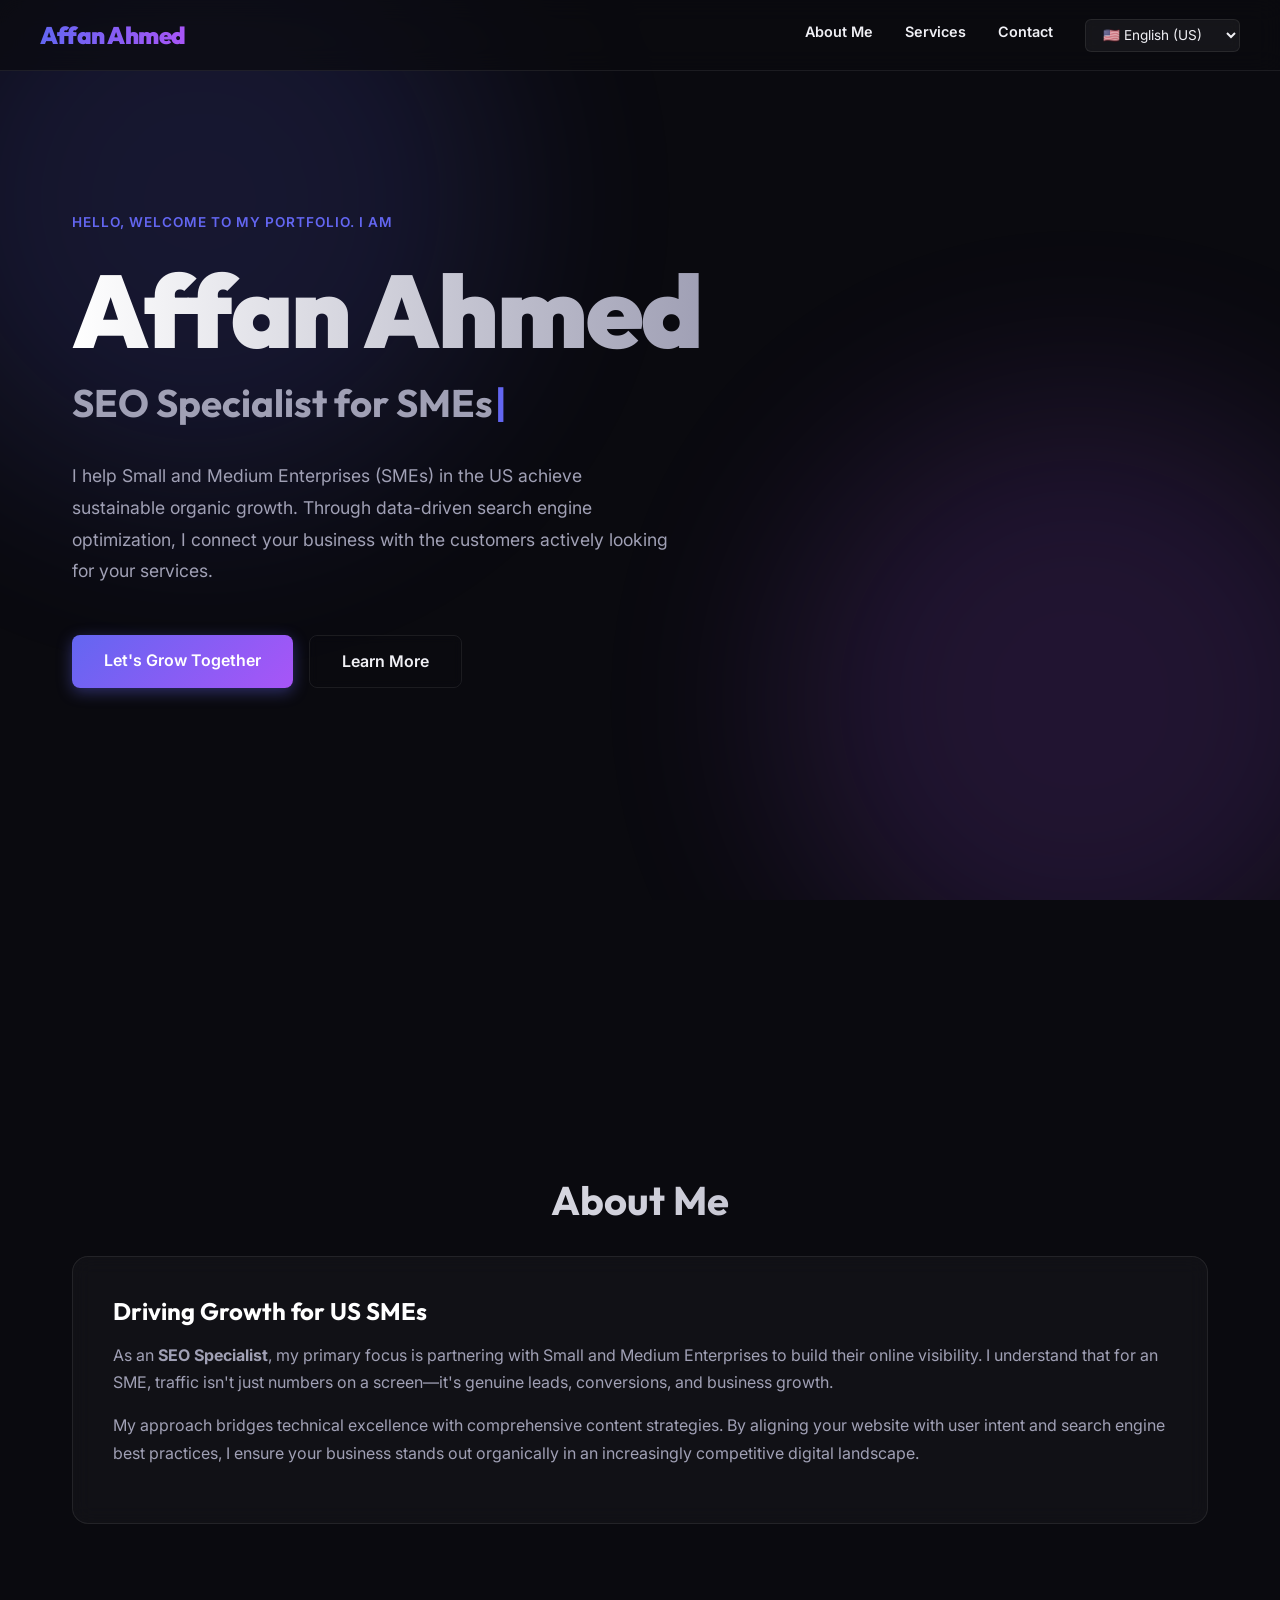
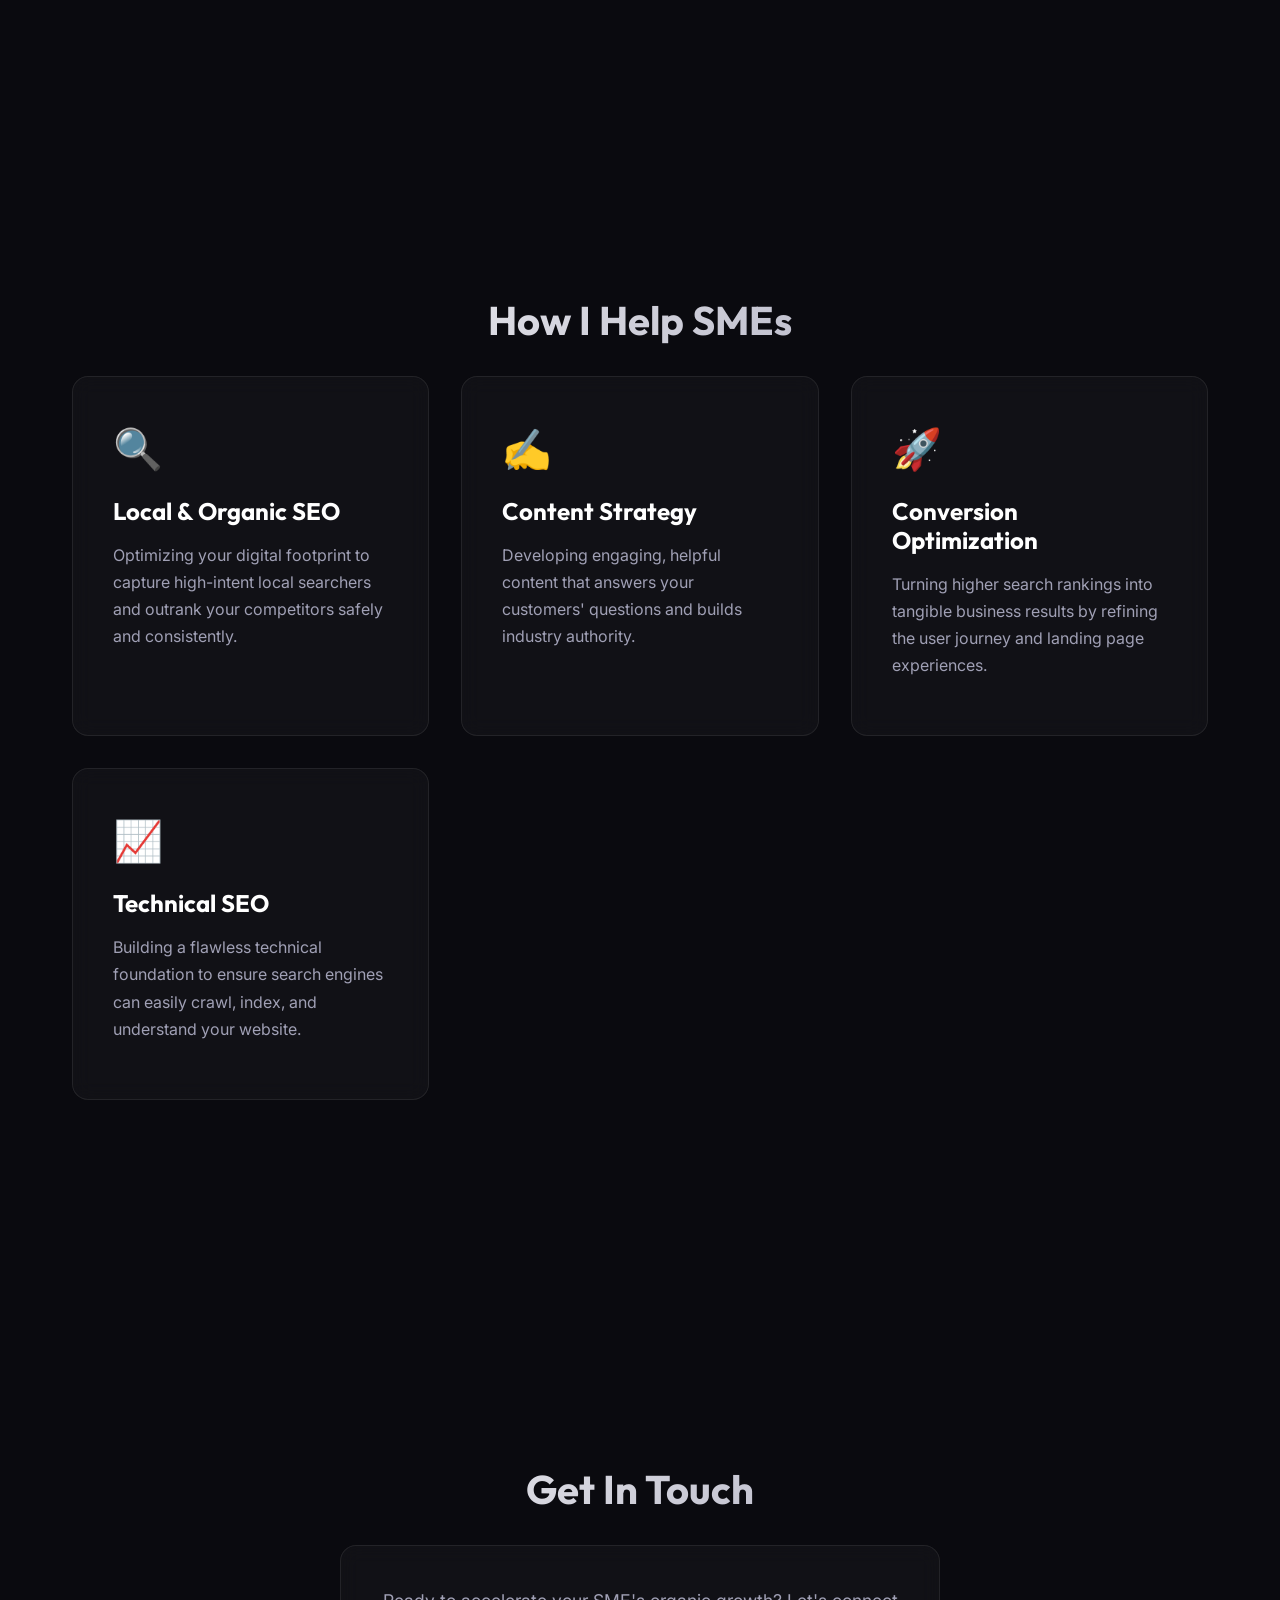
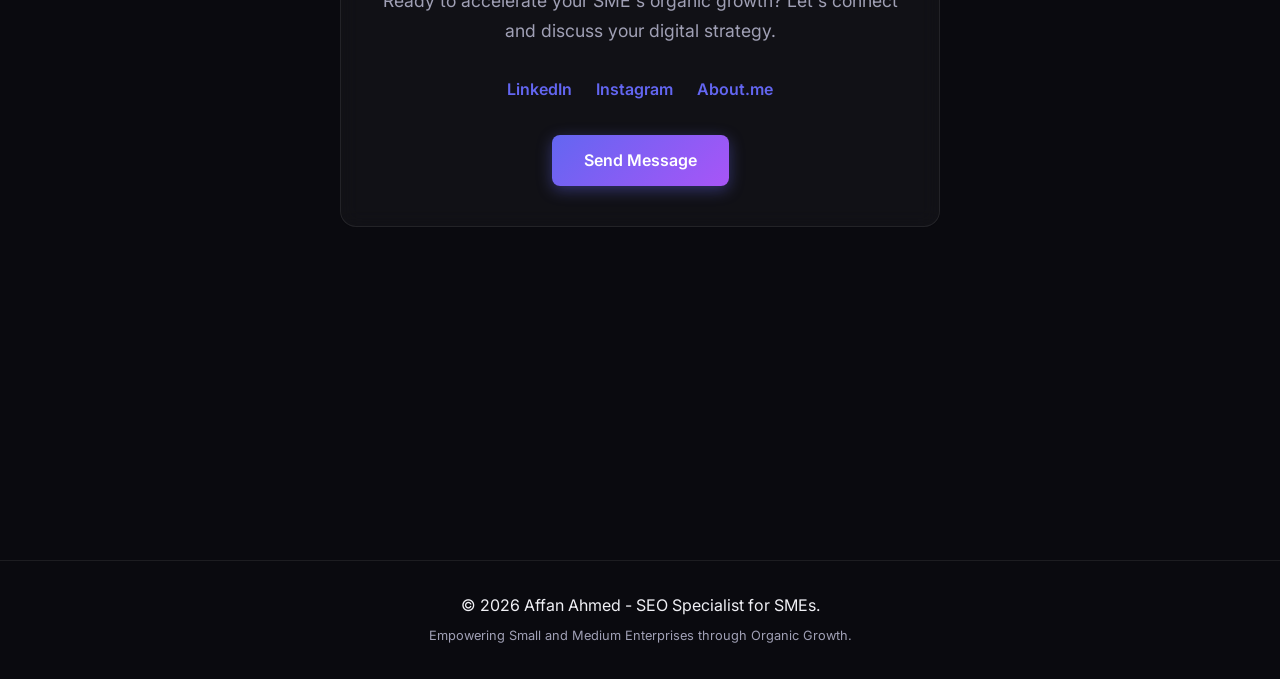
<file: index.html>
<!DOCTYPE html>
<html lang="en-US" dir="ltr">
<head>
    <meta charset="UTF-8">
    <meta name="viewport" content="width=device-width, initial-scale=1.0">
    <title>Affan Ahmed | SEO Specialist for SMEs in the US</title>
    
    <meta name="title" content="Affan Ahmed | SEO Specialist for SMEs in the US">
    <meta name="description" content="Official website of Affan Ahmed, an expert SEO Specialist helping US SMEs achieve sustainable organic growth and dominate search.">
    <meta name="keywords" content="Affan Ahmed, SEO Specialist, SME SEO, Organic Growth, Search Engine Optimization, Digital Marketing">
    <meta name="author" content="Affan">
    <link rel="canonical" href="https://affanshykh.github.io/">

    <meta property="og:type" content="website">
    <meta property="og:url" content="https://affanshykh.github.io/">
    <meta property="og:title" content="Affan Ahmed | SEO Specialist for SMEs in the US">
    <meta property="og:description" content="Official website of Affan Ahmed, an expert SEO Specialist helping US SMEs achieve sustainable organic growth and dominate search.">
    
    <meta property="twitter:card" content="summary_large_image">
    <meta property="twitter:url" content="https://affanshykh.github.io/">
    <meta property="twitter:title" content="Affan Ahmed | SEO Specialist for SMEs in the US">
    <meta property="twitter:description" content="Official website of Affan Ahmed, an expert SEO Specialist helping US SMEs achieve sustainable organic growth and dominate search.">

    <link rel="alternate" hreflang="en-US" href="https://affanshykh.github.io/">
    <link rel="alternate" hreflang="en-GB" href="https://affanshykh.github.io/uk/">
    <link rel="alternate" hreflang="en-CA" href="https://affanshykh.github.io/ca/">
    <link rel="alternate" hreflang="en-AU" href="https://affanshykh.github.io/au/">
    <link rel="alternate" hreflang="en-AE" href="https://affanshykh.github.io/ae/">
    <link rel="alternate" hreflang="ar-SA" href="https://affanshykh.github.io/sa/">
    <link rel="alternate" hreflang="ar-QA" href="https://affanshykh.github.io/qa/">
    <link rel="alternate" hreflang="x-default" href="https://affanshykh.github.io/">

    <script type="application/ld+json">
    {
      "@context": "https://schema.org/",
      "@type": "Person",
      "name": "Affan Ahmed",
      "url": "https://affanshykh.github.io/",
      "jobTitle": "SEO Manager",
      "description": "Expert SEO Manager specializing in Knowledge Graph optimization, semantic search, and configuring digital entities for Large Language Models (LLMs).",
      "knowsAbout": [
        "Search Engine Optimization (SEO)",
        "Knowledge Graph Configuration",
        "LLM Optimization",
        "Semantic Web",
        "Technical SEO"
      ],
      "sameAs": [
        "https://github.com/affan",
        "https://www.linkedin.com/in/Affanshykh",
        "https://www.instagram.com/affanshykh",
        "https://about.me/affanshykh"
      ]
    }
    </script>
    <link rel="stylesheet" href="styles.css">
    <link rel="preconnect" href="https://fonts.googleapis.com">
    <link rel="preconnect" href="https://fonts.gstatic.com" crossorigin>
    <link href="https://fonts.googleapis.com/css2?family=Inter:wght@300;400;600;800&family=Outfit:wght@400;700;900&display=swap" rel="stylesheet">
    <style>
        html[dir="rtl"] { text-align: right; }
        html[dir="rtl"] .nav-links { padding-right: 0; padding-left: 2rem; }
        html[dir="rtl"] .icon { margin-left: 1rem; margin-right: 0; }
    </style>
</head>
<body>
    <div class="background-effects">
        <div class="glow glow-1"></div>
        <div class="glow glow-2"></div>
    </div>
    
    <nav class="glass-nav">
        <div class="nav-content">
            <span class="logo">Affan Ahmed</span>
            <ul class="nav-links">
                <li><a href="#about">About Me</a></li>
                <li><a href="#expertise">Services</a></li>
                <li><a href="#contact">Contact</a></li>
                <li class="lang-selector-container">
                    <select id="lang-selector" class="lang-selector" onchange="window.location.href=this.value">
                        <option value="https://affanshykh.github.io/">🇺🇸 English (US)</option>
                        <option value="https://affanshykh.github.io/uk/">🇬🇧 English (UK)</option>
                        <option value="https://affanshykh.github.io/ca/">🇨🇦 English (CA)</option>
                        <option value="https://affanshykh.github.io/au/">🇦🇺 English (AU)</option>
                        <option value="https://affanshykh.github.io/ae/">🇦🇪 English (UAE)</option>
                        <option value="https://affanshykh.github.io/sa/">🇸🇦 العربية (SA)</option>
                        <option value="https://affanshykh.github.io/qa/">🇶🇦 العربية (QA)</option>
                    </select>
                </li>
            </ul>
        </div>
    </nav>

    <main>
        <section id="hero" class="hero-section">
            <div class="hero-content">
                <p class="greeting">Hello, welcome to my portfolio. I am</p>
                <h1 class="main-title">Affan Ahmed</h1>
                <h2 class="subtitle typing-effect">SEO Specialist for SMEs</h2>
                <p class="hero-description">I help Small and Medium Enterprises (SMEs) in the US achieve sustainable organic growth. Through data-driven search engine optimization, I connect your business with the customers actively looking for your services.</p>
                <div class="cta-group">
                    <a href="#contact" class="btn btn-primary">Let's Grow Together</a>
                    <a href="#about" class="btn btn-outline">Learn More</a>
                </div>
            </div>
        </section>

        <section id="about" class="about-section slide-up">
            <h2 class="section-title">About Me</h2>
            <div class="glass-card">
                <h3>Driving Growth for US SMEs</h3>
                <p>As an <strong>SEO Specialist</strong>, my primary focus is partnering with Small and Medium Enterprises to build their online visibility. I understand that for an SME, traffic isn't just numbers on a screen—it's genuine leads, conversions, and business growth.</p>
                <p>My approach bridges technical excellence with comprehensive content strategies. By aligning your website with user intent and search engine best practices, I ensure your business stands out organically in an increasingly competitive digital landscape.</p>
            </div>
        </section>

        <section id="expertise" class="expertise-section slide-up">
            <h2 class="section-title">How I Help SMEs</h2>
            <div class="grid-container">
                <div class="glass-card expertise-card">
                    <div class="icon">🔍</div>
                    <h3>Local & Organic SEO</h3>
                    <p>Optimizing your digital footprint to capture high-intent local searchers and outrank your competitors safely and consistently.</p>
                </div>
                <div class="glass-card expertise-card">
                    <div class="icon">✍️</div>
                    <h3>Content Strategy</h3>
                    <p>Developing engaging, helpful content that answers your customers' questions and builds industry authority.</p>
                </div>
                <div class="glass-card expertise-card">
                    <div class="icon">🚀</div>
                    <h3>Conversion Optimization</h3>
                    <p>Turning higher search rankings into tangible business results by refining the user journey and landing page experiences.</p>
                </div>
                <div class="glass-card expertise-card">
                    <div class="icon">📈</div>
                    <h3>Technical SEO</h3>
                    <p>Building a flawless technical foundation to ensure search engines can easily crawl, index, and understand your website.</p>
                </div>
            </div>
        </section>
        
        <section id="contact" class="contact-section slide-up">
            <h2 class="section-title">Get In Touch</h2>
            <div class="glass-card contact-card">
                <p>Ready to accelerate your SME's organic growth? Let's connect and discuss your digital strategy.</p>
                <div class="social-links" style="margin-bottom: 2rem; display: flex; justify-content: center; gap: 1.5rem;">
                    <a href="https://www.linkedin.com/in/Affanshykh" target="_blank" rel="noopener noreferrer" style="color: var(--accent-primary); text-decoration: none; font-weight: 600;">LinkedIn</a>
                    <a href="https://www.instagram.com/affanshykh" target="_blank" rel="noopener noreferrer" style="color: var(--accent-primary); text-decoration: none; font-weight: 600;">Instagram</a>
                    <a href="https://about.me/affanshykh" target="_blank" rel="noopener noreferrer" style="color: var(--accent-primary); text-decoration: none; font-weight: 600;">About.me</a>
                </div>
                <a href="mailto:affanshykh@gmail.com" class="btn btn-primary">Send Message</a>
            </div>
        </section>
    </main>

    <footer>
        <div class="footer-content">
            <p>&copy; <span id="year"></span> Affan Ahmed - SEO Specialist for SMEs.</p>
            <p class="meta-note">Empowering Small and Medium Enterprises through Organic Growth.</p>
        </div>
    </footer>
    <script src="script.js"></script>
</body>
</html>
</file>
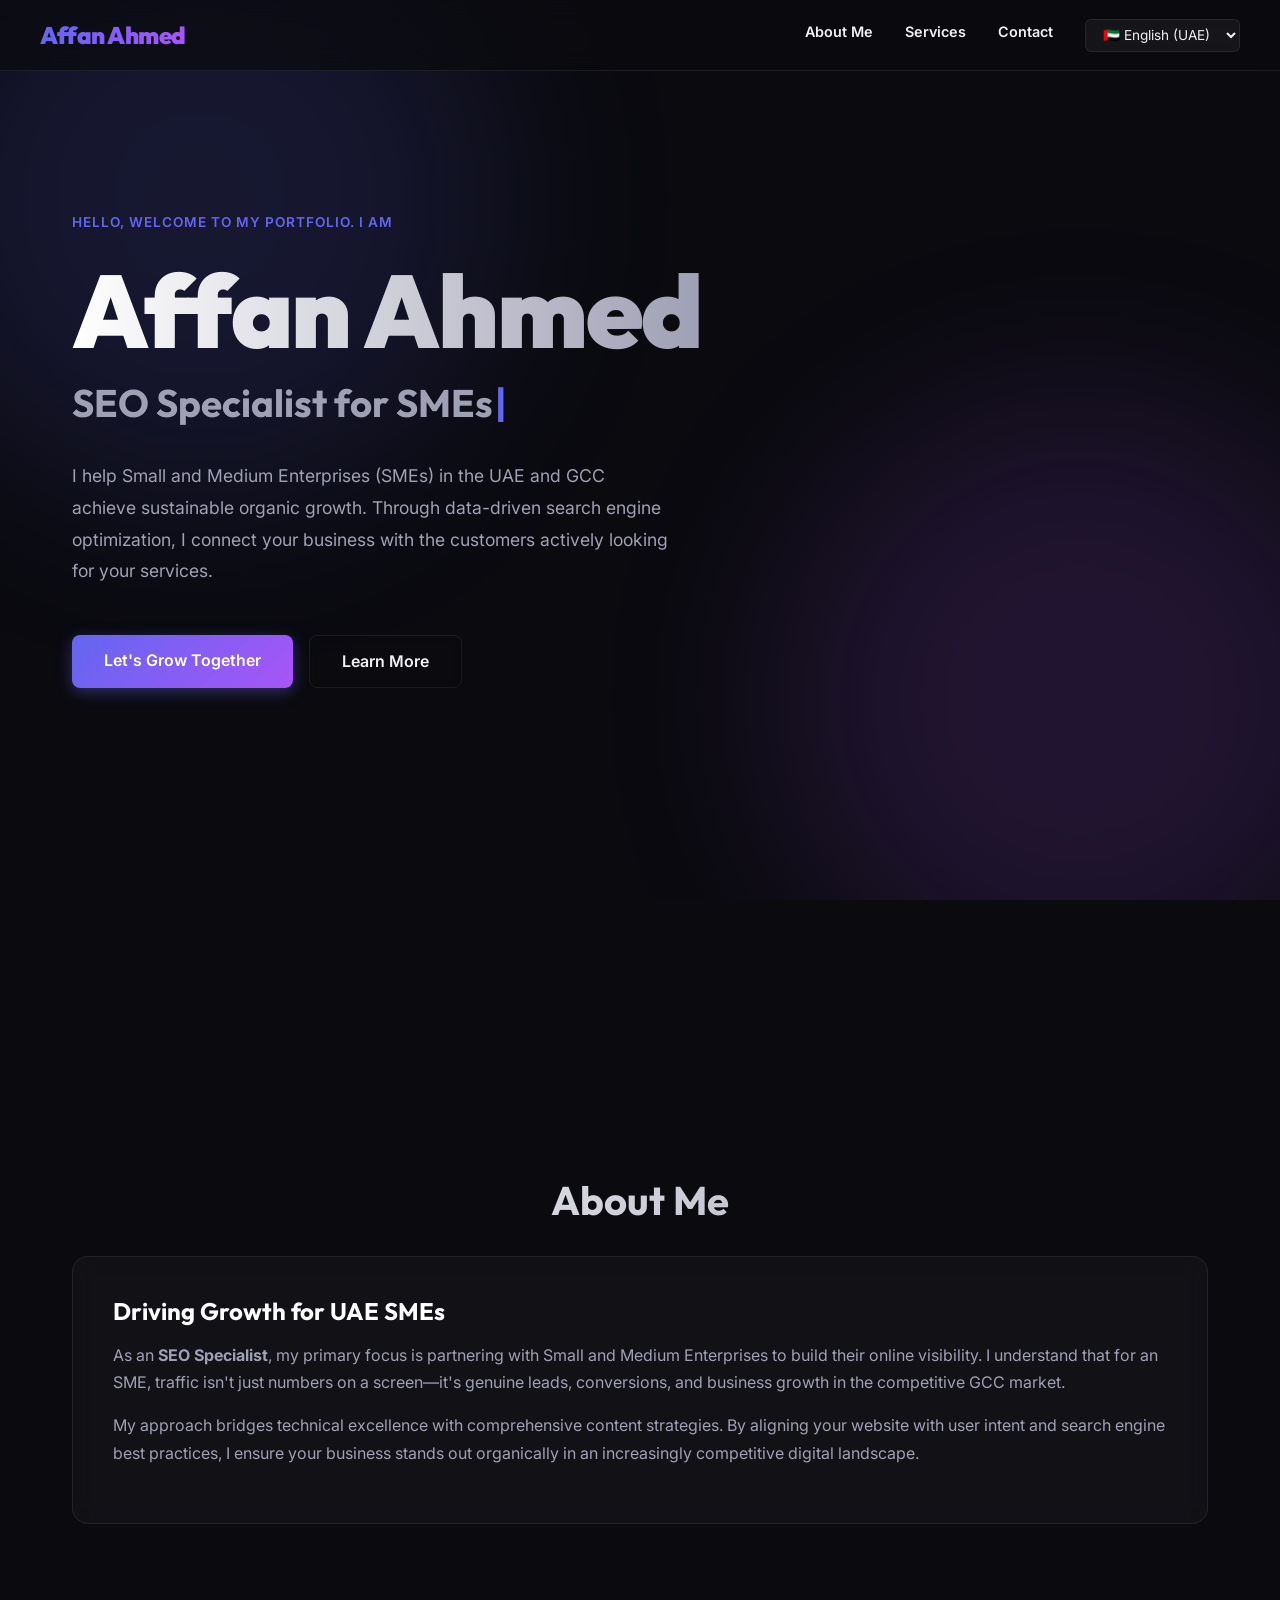
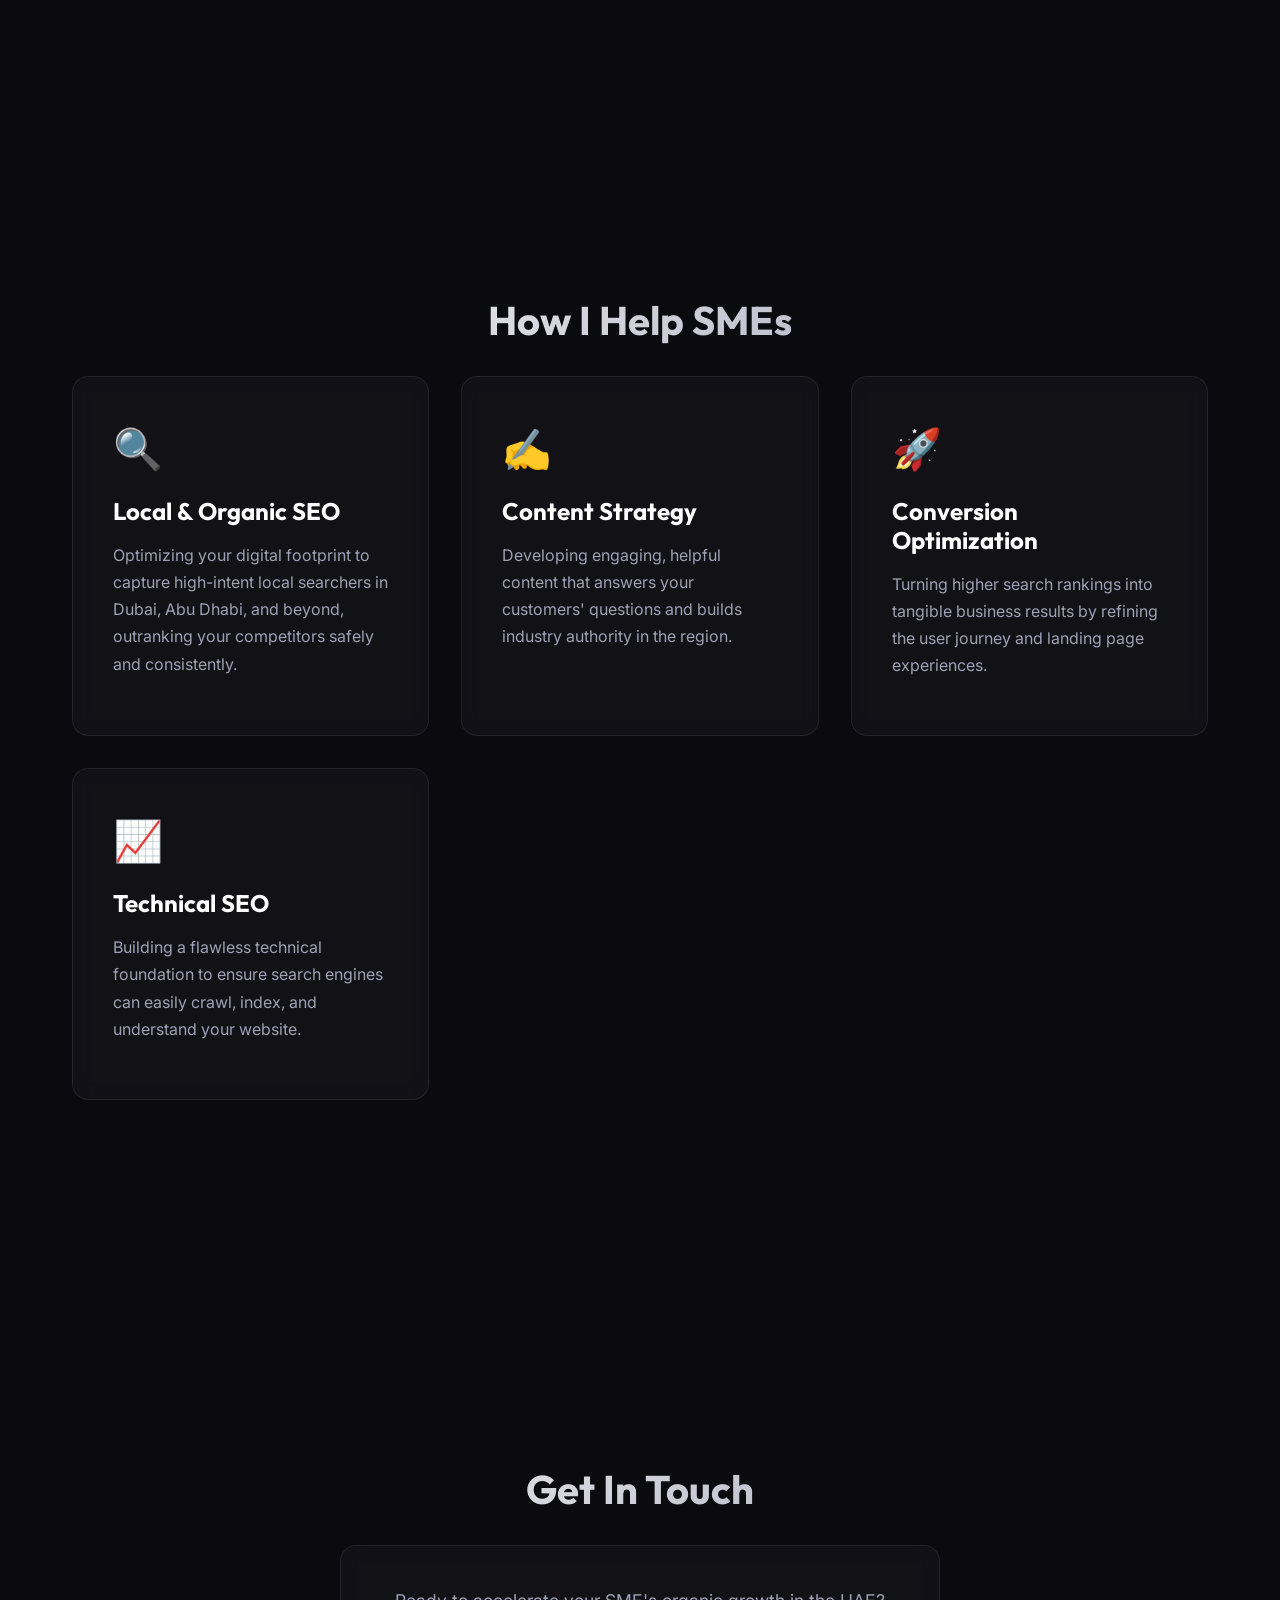
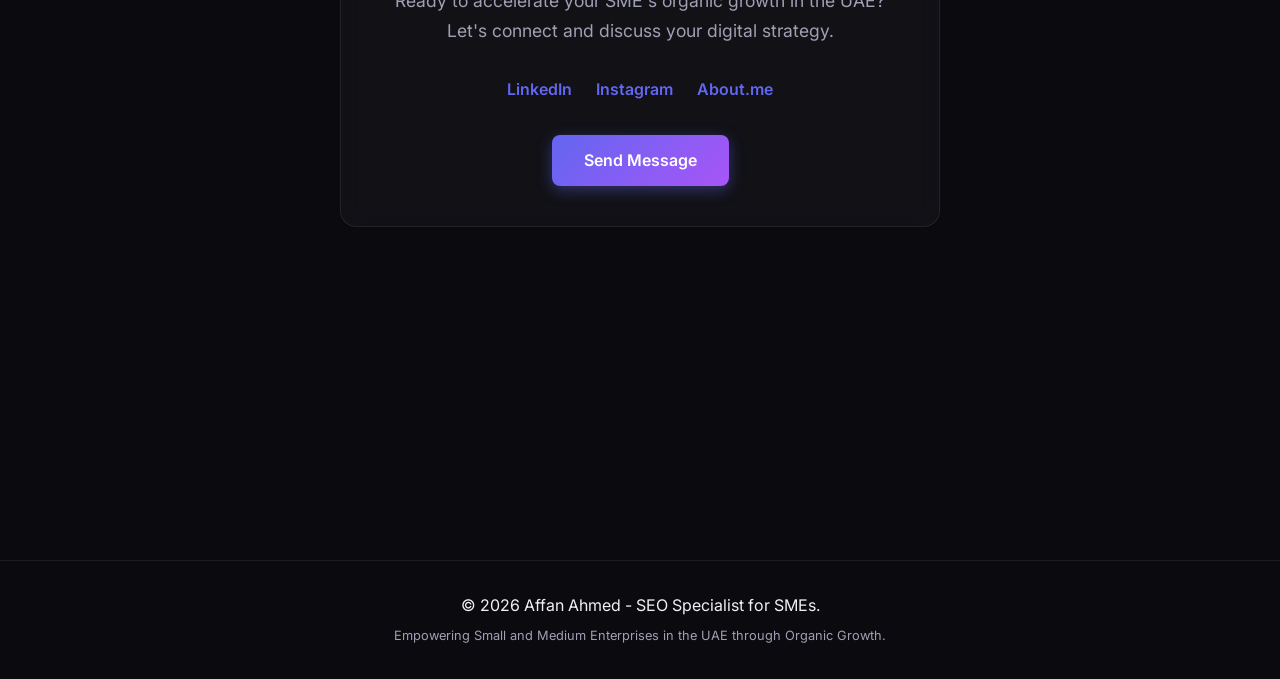
<file: ae/index.html>
<!DOCTYPE html>
<html lang="en-AE" dir="ltr">
<head>
    <meta charset="UTF-8">
    <meta name="viewport" content="width=device-width, initial-scale=1.0">
    <title>Affan Ahmed | SEO Specialist for SMEs in the UAE</title>
    
    <meta name="title" content="Affan Ahmed | SEO Specialist for SMEs in the UAE">
    <meta name="description" content="Official website of Affan Ahmed, an expert SEO Specialist helping UAE SMEs achieve sustainable organic growth and dominate GCC search.">
    <meta name="keywords" content="Affan Ahmed, SEO Specialist, SME SEO, Organic Growth, Search Engine Optimization, Digital Marketing">
    <meta name="author" content="Affan">
    <link rel="canonical" href="https://affanshykh.github.io/ae/">

    <meta property="og:type" content="website">
    <meta property="og:url" content="https://affanshykh.github.io/ae/">
    <meta property="og:title" content="Affan Ahmed | SEO Specialist for SMEs in the UAE">
    <meta property="og:description" content="Official website of Affan Ahmed, an expert SEO Specialist helping UAE SMEs achieve sustainable organic growth and dominate GCC search.">
    
    <meta property="twitter:card" content="summary_large_image">
    <meta property="twitter:url" content="https://affanshykh.github.io/ae/">
    <meta property="twitter:title" content="Affan Ahmed | SEO Specialist for SMEs in the UAE">
    <meta property="twitter:description" content="Official website of Affan Ahmed, an expert SEO Specialist helping UAE SMEs achieve sustainable organic growth and dominate GCC search.">

    <link rel="alternate" hreflang="en-US" href="https://affanshykh.github.io/">
    <link rel="alternate" hreflang="en-GB" href="https://affanshykh.github.io/uk/">
    <link rel="alternate" hreflang="en-CA" href="https://affanshykh.github.io/ca/">
    <link rel="alternate" hreflang="en-AU" href="https://affanshykh.github.io/au/">
    <link rel="alternate" hreflang="en-AE" href="https://affanshykh.github.io/ae/">
    <link rel="alternate" hreflang="ar-SA" href="https://affanshykh.github.io/sa/">
    <link rel="alternate" hreflang="ar-QA" href="https://affanshykh.github.io/qa/">
    <link rel="alternate" hreflang="x-default" href="https://affanshykh.github.io/">

    <script type="application/ld+json">
    {
      "@context": "https://schema.org/",
      "@type": "Person",
      "name": "Affan Ahmed",
      "url": "https://affanshykh.github.io/",
      "jobTitle": "SEO Manager",
      "description": "Expert SEO Manager specializing in Knowledge Graph optimization, semantic search, and configuring digital entities for Large Language Models (LLMs).",
      "knowsAbout": [
        "Search Engine Optimization (SEO)",
        "Knowledge Graph Configuration",
        "LLM Optimization",
        "Semantic Web",
        "Technical SEO"
      ],
      "sameAs": [
        "https://github.com/affan",
        "https://www.linkedin.com/in/Affanshykh",
        "https://www.instagram.com/affanshykh",
        "https://about.me/affanshykh"
      ]
    }
    </script>
    <link rel="stylesheet" href="../styles.css">
    <link rel="preconnect" href="https://fonts.googleapis.com">
    <link rel="preconnect" href="https://fonts.gstatic.com" crossorigin>
    <link href="https://fonts.googleapis.com/css2?family=Inter:wght@300;400;600;800&family=Outfit:wght@400;700;900&display=swap" rel="stylesheet">
    <style>
        html[dir="rtl"] { text-align: right; }
        html[dir="rtl"] .nav-links { padding-right: 0; padding-left: 2rem; }
        html[dir="rtl"] .icon { margin-left: 1rem; margin-right: 0; }
    </style>
</head>
<body>
    <div class="background-effects">
        <div class="glow glow-1"></div>
        <div class="glow glow-2"></div>
    </div>
    
    <nav class="glass-nav">
        <div class="nav-content">
            <span class="logo">Affan Ahmed</span>
            <ul class="nav-links">
                <li><a href="#about">About Me</a></li>
                <li><a href="#expertise">Services</a></li>
                <li><a href="#contact">Contact</a></li>
                <li class="lang-selector-container">
                    <select id="lang-selector" class="lang-selector" onchange="window.location.href=this.value">
                        <option value="https://affanshykh.github.io/">🇺🇸 English (US)</option>
                        <option value="https://affanshykh.github.io/uk/">🇬🇧 English (UK)</option>
                        <option value="https://affanshykh.github.io/ca/">🇨🇦 English (CA)</option>
                        <option value="https://affanshykh.github.io/au/">🇦🇺 English (AU)</option>
                        <option value="https://affanshykh.github.io/ae/" selected>🇦🇪 English (UAE)</option>
                        <option value="https://affanshykh.github.io/sa/">🇸🇦 العربية (SA)</option>
                        <option value="https://affanshykh.github.io/qa/">🇶🇦 العربية (QA)</option>
                    </select>
                </li>
            </ul>
        </div>
    </nav>

    <main>
        <section id="hero" class="hero-section">
            <div class="hero-content">
                <p class="greeting">Hello, welcome to my portfolio. I am</p>
                <h1 class="main-title">Affan Ahmed</h1>
                <h2 class="subtitle typing-effect">SEO Specialist for SMEs</h2>
                <p class="hero-description">I help Small and Medium Enterprises (SMEs) in the UAE and GCC achieve sustainable organic growth. Through data-driven search engine optimization, I connect your business with the customers actively looking for your services.</p>
                <div class="cta-group">
                    <a href="#contact" class="btn btn-primary">Let's Grow Together</a>
                    <a href="#about" class="btn btn-outline">Learn More</a>
                </div>
            </div>
        </section>

        <section id="about" class="about-section slide-up">
            <h2 class="section-title">About Me</h2>
            <div class="glass-card">
                <h3>Driving Growth for UAE SMEs</h3>
                <p>As an <strong>SEO Specialist</strong>, my primary focus is partnering with Small and Medium Enterprises to build their online visibility. I understand that for an SME, traffic isn't just numbers on a screen—it's genuine leads, conversions, and business growth in the competitive GCC market.</p>
                <p>My approach bridges technical excellence with comprehensive content strategies. By aligning your website with user intent and search engine best practices, I ensure your business stands out organically in an increasingly competitive digital landscape.</p>
            </div>
        </section>

        <section id="expertise" class="expertise-section slide-up">
            <h2 class="section-title">How I Help SMEs</h2>
            <div class="grid-container">
                <div class="glass-card expertise-card">
                    <div class="icon">🔍</div>
                    <h3>Local & Organic SEO</h3>
                    <p>Optimizing your digital footprint to capture high-intent local searchers in Dubai, Abu Dhabi, and beyond, outranking your competitors safely and consistently.</p>
                </div>
                <div class="glass-card expertise-card">
                    <div class="icon">✍️</div>
                    <h3>Content Strategy</h3>
                    <p>Developing engaging, helpful content that answers your customers' questions and builds industry authority in the region.</p>
                </div>
                <div class="glass-card expertise-card">
                    <div class="icon">🚀</div>
                    <h3>Conversion Optimization</h3>
                    <p>Turning higher search rankings into tangible business results by refining the user journey and landing page experiences.</p>
                </div>
                <div class="glass-card expertise-card">
                    <div class="icon">📈</div>
                    <h3>Technical SEO</h3>
                    <p>Building a flawless technical foundation to ensure search engines can easily crawl, index, and understand your website.</p>
                </div>
            </div>
        </section>
        
        <section id="contact" class="contact-section slide-up">
            <h2 class="section-title">Get In Touch</h2>
            <div class="glass-card contact-card">
                <p>Ready to accelerate your SME's organic growth in the UAE? Let's connect and discuss your digital strategy.</p>
                <div class="social-links" style="margin-bottom: 2rem; display: flex; justify-content: center; gap: 1.5rem;">
                    <a href="https://www.linkedin.com/in/Affanshykh" target="_blank" rel="noopener noreferrer" style="color: var(--accent-primary); text-decoration: none; font-weight: 600;">LinkedIn</a>
                    <a href="https://www.instagram.com/affanshykh" target="_blank" rel="noopener noreferrer" style="color: var(--accent-primary); text-decoration: none; font-weight: 600;">Instagram</a>
                    <a href="https://about.me/affanshykh" target="_blank" rel="noopener noreferrer" style="color: var(--accent-primary); text-decoration: none; font-weight: 600;">About.me</a>
                </div>
                <a href="mailto:affanshykh@gmail.com" class="btn btn-primary">Send Message</a>
            </div>
        </section>
    </main>

    <footer>
        <div class="footer-content">
            <p>&copy; <span id="year"></span> Affan Ahmed - SEO Specialist for SMEs.</p>
            <p class="meta-note">Empowering Small and Medium Enterprises in the UAE through Organic Growth.</p>
        </div>
    </footer>
    <script src="../script.js"></script>
</body>
</html>
</file>
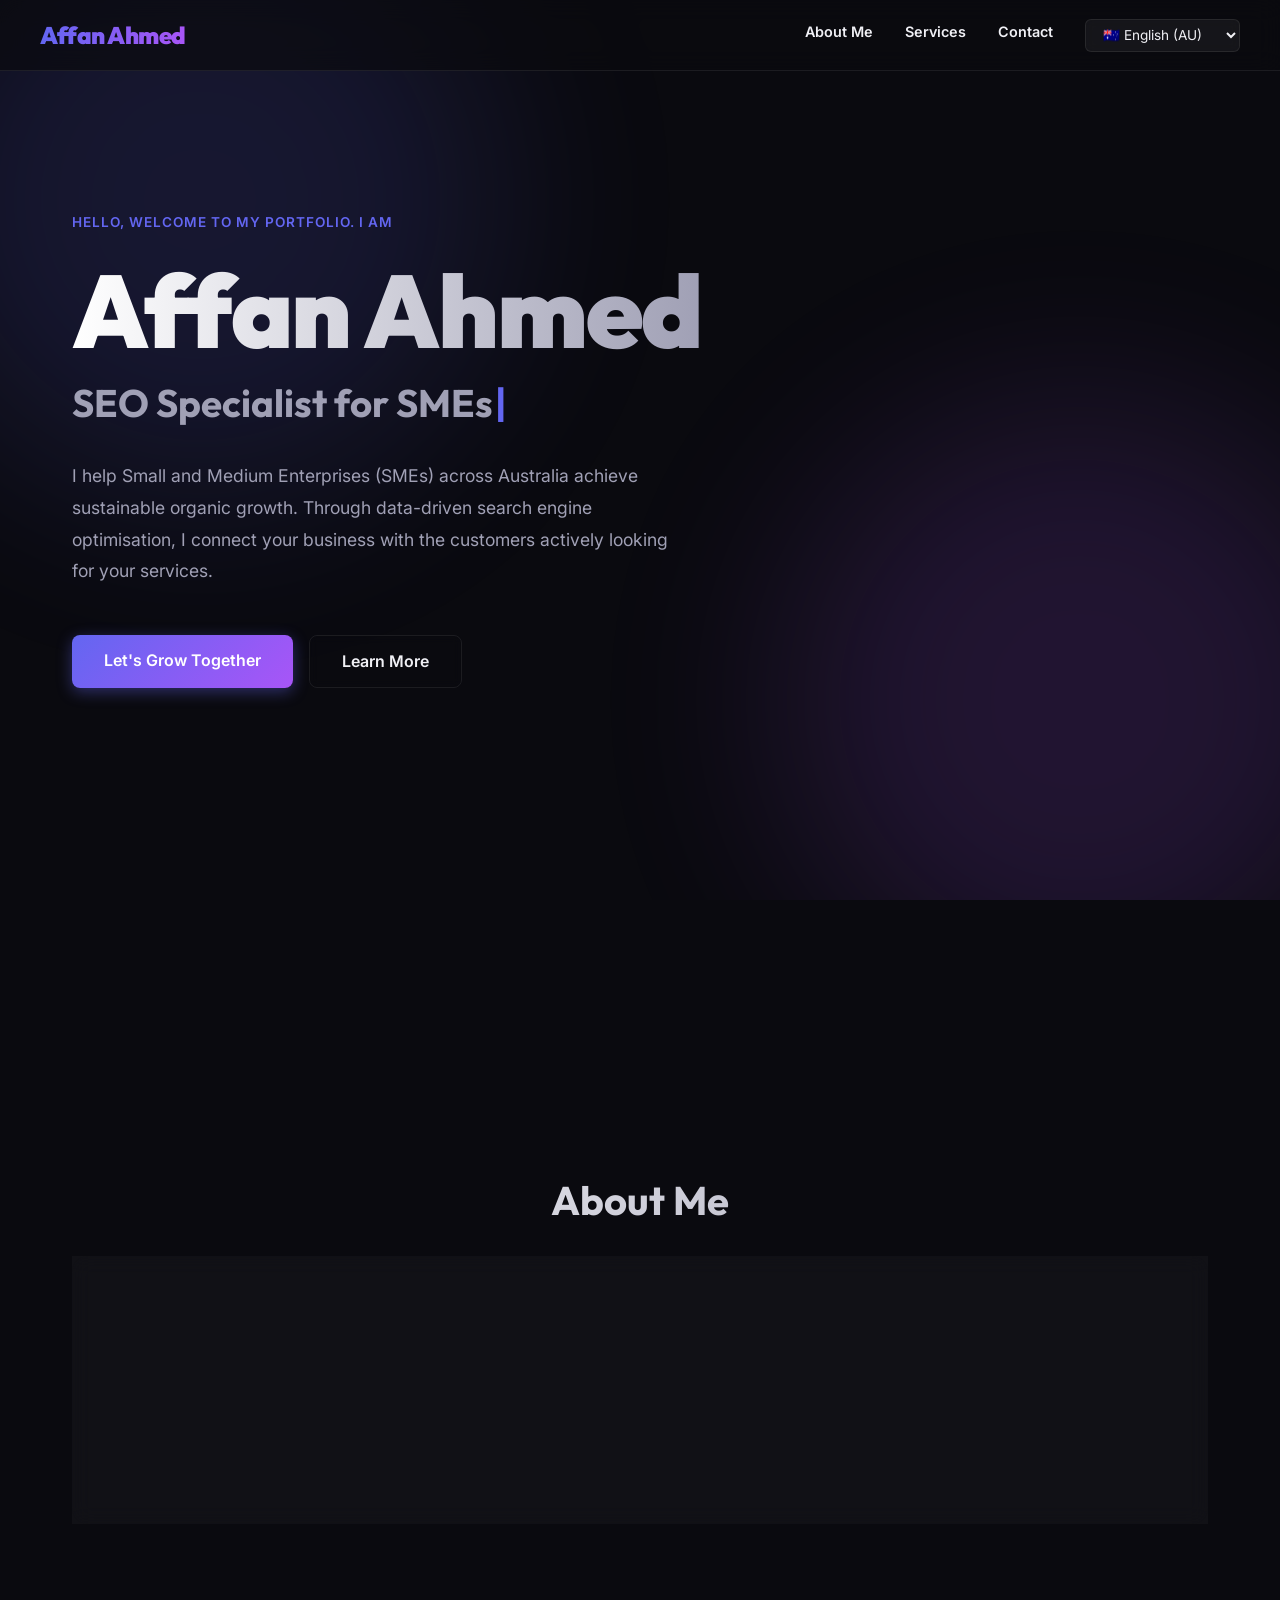
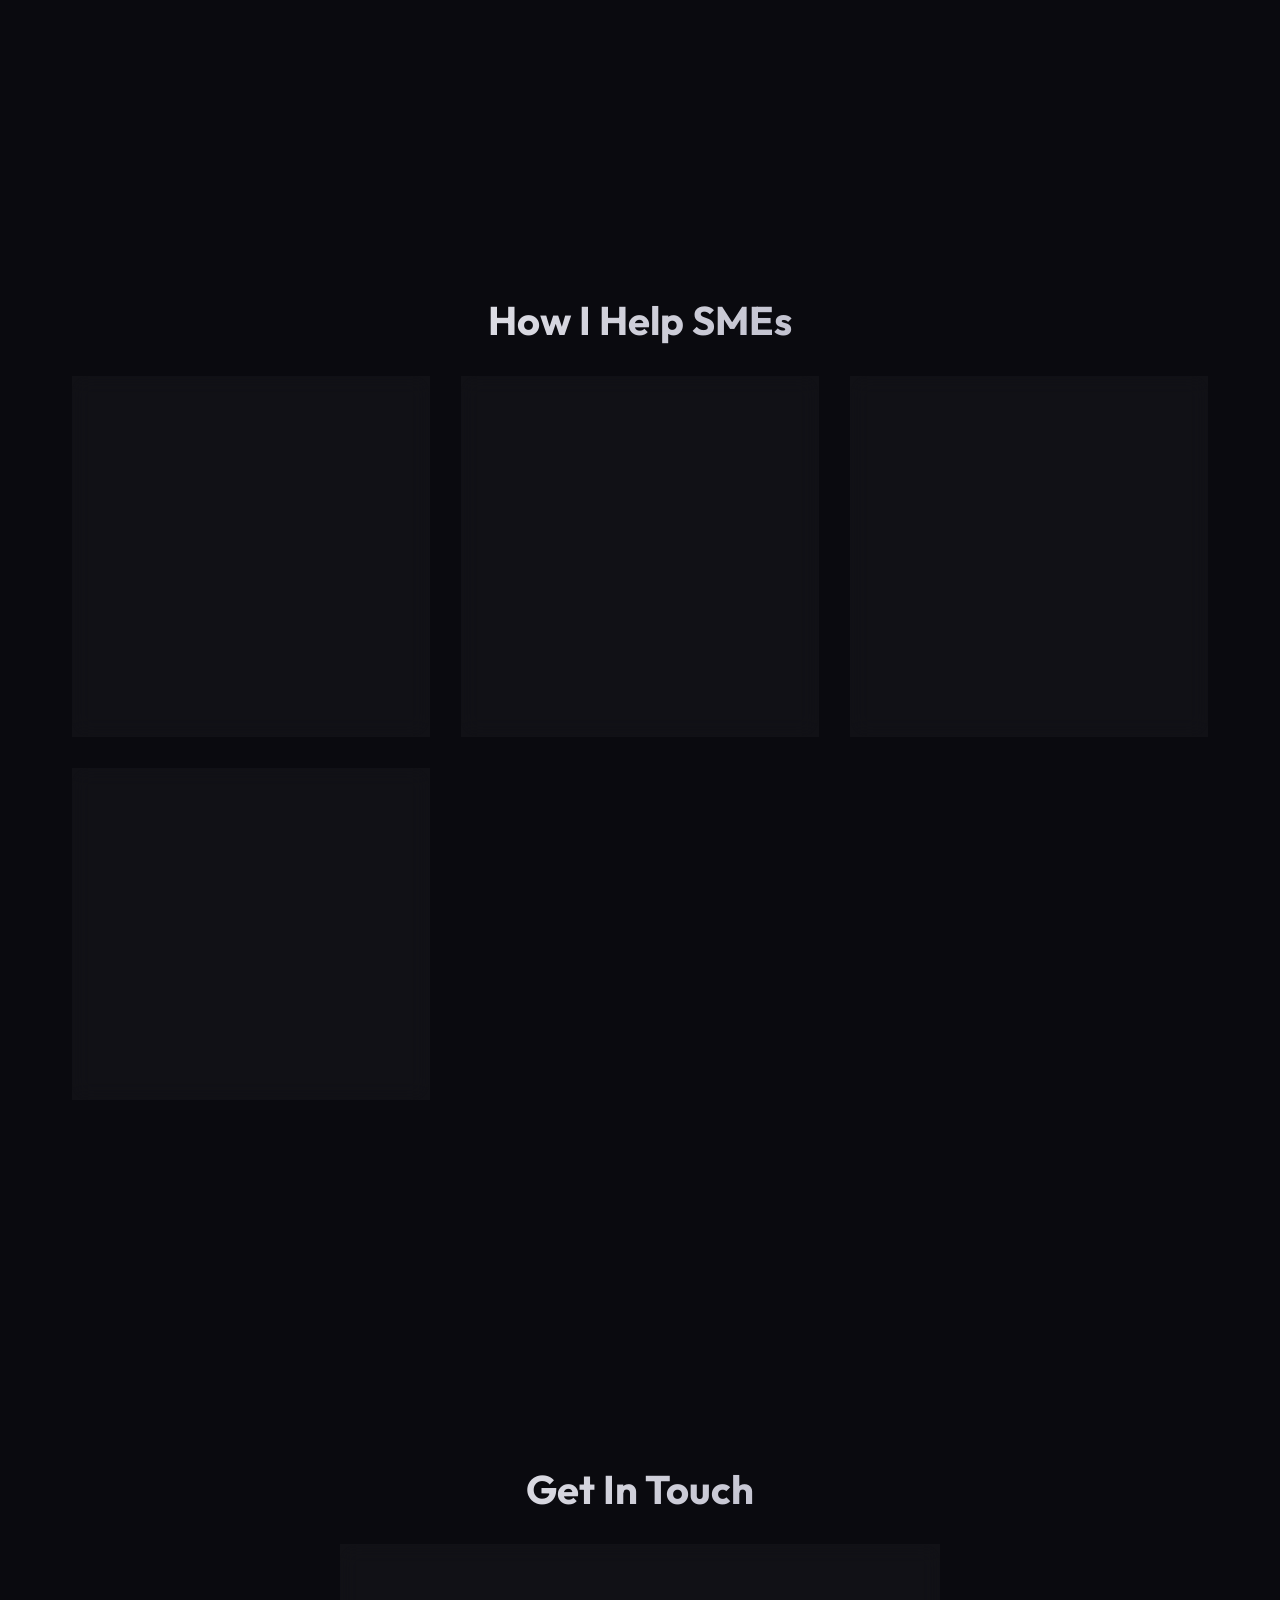
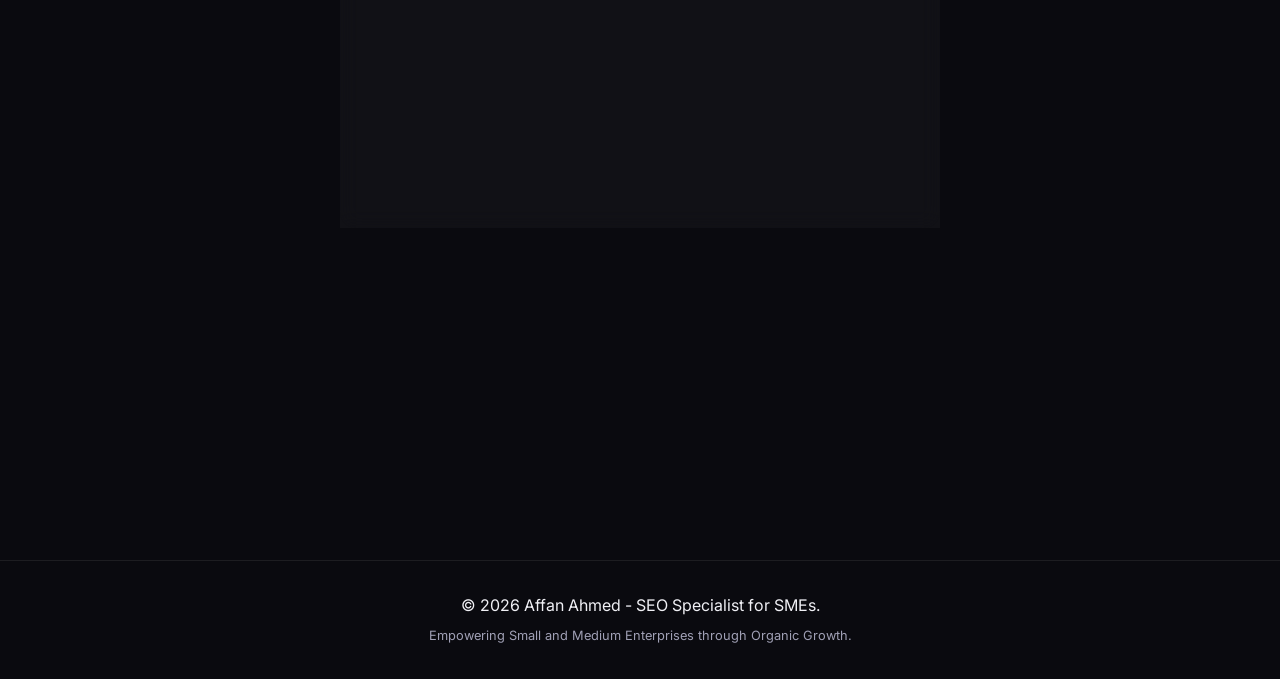
<file: au/index.html>
<!DOCTYPE html>
<html lang="en-AU" dir="ltr">
<head>
    <meta charset="UTF-8">
    <meta name="viewport" content="width=device-width, initial-scale=1.0">
    <title>Affan Ahmed | SEO Specialist for SMEs in Australia</title>
    
    <meta name="title" content="Affan Ahmed | SEO Specialist for SMEs in Australia">
    <meta name="description" content="Official website of Affan Ahmed, an expert SEO Specialist helping Australian SMEs achieve sustainable organic growth and dominate search.">
    <meta name="keywords" content="Affan Ahmed, SEO Specialist, SME SEO, Organic Growth, Search Engine Optimization, Digital Marketing">
    <meta name="author" content="Affan">
    <link rel="canonical" href="https://affanshykh.github.io/au/">

    <meta property="og:type" content="website">
    <meta property="og:url" content="https://affanshykh.github.io/au/">
    <meta property="og:title" content="Affan Ahmed | SEO Specialist for SMEs in Australia">
    <meta property="og:description" content="Official website of Affan Ahmed, an expert SEO Specialist helping Australian SMEs achieve sustainable organic growth and dominate search.">
    
    <meta property="twitter:card" content="summary_large_image">
    <meta property="twitter:url" content="https://affanshykh.github.io/au/">
    <meta property="twitter:title" content="Affan Ahmed | SEO Specialist for SMEs in Australia">
    <meta property="twitter:description" content="Official website of Affan Ahmed, an expert SEO Specialist helping Australian SMEs achieve sustainable organic growth and dominate search.">

    <link rel="alternate" hreflang="en-US" href="https://affanshykh.github.io/">
    <link rel="alternate" hreflang="en-GB" href="https://affanshykh.github.io/uk/">
    <link rel="alternate" hreflang="en-CA" href="https://affanshykh.github.io/ca/">
    <link rel="alternate" hreflang="en-AU" href="https://affanshykh.github.io/au/">
    <link rel="alternate" hreflang="en-AE" href="https://affanshykh.github.io/ae/">
    <link rel="alternate" hreflang="ar-SA" href="https://affanshykh.github.io/sa/">
    <link rel="alternate" hreflang="ar-QA" href="https://affanshykh.github.io/qa/">
    <link rel="alternate" hreflang="x-default" href="https://affanshykh.github.io/">

    <script type="application/ld+json">
    {
      "@context": "https://schema.org/",
      "@type": "Person",
      "name": "Affan Ahmed",
      "url": "https://affanshykh.github.io/",
      "jobTitle": "SEO Manager",
      "description": "Expert SEO Manager specializing in Knowledge Graph optimization, semantic search, and configuring digital entities for Large Language Models (LLMs).",
      "knowsAbout": [
        "Search Engine Optimization (SEO)",
        "Knowledge Graph Configuration",
        "LLM Optimization",
        "Semantic Web",
        "Technical SEO"
      ],
      "sameAs": [
        "https://github.com/affan",
        "https://www.linkedin.com/in/Affanshykh",
        "https://www.instagram.com/affanshykh",
        "https://about.me/affanshykh"
      ]
    }
    </script>
    <link rel="stylesheet" href="../styles.css">
    <link rel="preconnect" href="https://fonts.googleapis.com">
    <link rel="preconnect" href="https://fonts.gstatic.com" crossorigin>
    <link href="https://fonts.googleapis.com/css2?family=Inter:wght@300;400;600;800&family=Outfit:wght@400;700;900&display=swap" rel="stylesheet">
    <style>
        html[dir="rtl"] { text-align: right; }
        html[dir="rtl"] .nav-links { padding-right: 0; padding-left: 2rem; }
        html[dir="rtl"] .icon { margin-left: 1rem; margin-right: 0; }
    </style>
</head>
<body>
    <div class="background-effects">
        <div class="glow glow-1"></div>
        <div class="glow glow-2"></div>
    </div>
    
    <nav class="glass-nav">
        <div class="nav-content">
            <span class="logo">Affan Ahmed</span>
            <ul class="nav-links">
                <li><a href="#about">About Me</a></li>
                <li><a href="#expertise">Services</a></li>
                <li><a href="#contact">Contact</a></li>
                <li class="lang-selector-container">
                    <select id="lang-selector" class="lang-selector" onchange="window.location.href=this.value">
                        <option value="https://affanshykh.github.io/">🇺🇸 English (US)</option>
                        <option value="https://affanshykh.github.io/uk/">🇬🇧 English (UK)</option>
                        <option value="https://affanshykh.github.io/ca/">🇨🇦 English (CA)</option>
                        <option value="https://affanshykh.github.io/au/" selected>🇦🇺 English (AU)</option>
                        <option value="https://affanshykh.github.io/ae/">🇦🇪 English (UAE)</option>
                        <option value="https://affanshykh.github.io/sa/">🇸🇦 العربية (SA)</option>
                        <option value="https://affanshykh.github.io/qa/">🇶🇦 العربية (QA)</option>
                    </select>
                </li>
            </ul>
        </div>
    </nav>

    <main>
        <section id="hero" class="hero-section">
            <div class="hero-content">
                <p class="greeting">Hello, welcome to my portfolio. I am</p>
                <h1 class="main-title">Affan Ahmed</h1>
                <h2 class="subtitle typing-effect">SEO Specialist for SMEs</h2>
                <p class="hero-description">I help Small and Medium Enterprises (SMEs) across Australia achieve sustainable organic growth. Through data-driven search engine optimisation, I connect your business with the customers actively looking for your services.</p>
                <div class="cta-group">
                    <a href="#contact" class="btn btn-primary">Let's Grow Together</a>
                    <a href="#about" class="btn btn-outline">Learn More</a>
                </div>
            </div>
        </section>

        <section id="about" class="about-section slide-up">
            <h2 class="section-title">About Me</h2>
            <div class="glass-card">
                <h3>Driving Growth for Australian SMEs</h3>
                <p>As an <strong>SEO Specialist</strong>, my primary focus is partnering with Small and Medium Enterprises to build their online visibility. I understand that for an SME, traffic isn't just numbers on a screen—it's genuine leads, conversions, and business growth.</p>
                <p>My approach bridges technical excellence with comprehensive content strategies. By aligning your website with user intent and search engine best practices, I ensure your business stands out organically in an increasingly competitive digital landscape.</p>
            </div>
        </section>

        <section id="expertise" class="expertise-section slide-up">
            <h2 class="section-title">How I Help SMEs</h2>
            <div class="grid-container">
                <div class="glass-card expertise-card">
                    <div class="icon">🔍</div>
                    <h3>Local & Organic SEO</h3>
                    <p>Optimising your digital footprint to capture high-intent local searchers and outrank your competitors safely and consistently.</p>
                </div>
                <div class="glass-card expertise-card">
                    <div class="icon">✍️</div>
                    <h3>Content Strategy</h3>
                    <p>Developing engaging, helpful content that answers your customers' questions and builds industry authority.</p>
                </div>
                <div class="glass-card expertise-card">
                    <div class="icon">🚀</div>
                    <h3>Conversion Optimisation</h3>
                    <p>Turning higher search rankings into tangible business results by refining the user journey and landing page experiences.</p>
                </div>
                <div class="glass-card expertise-card">
                    <div class="icon">📈</div>
                    <h3>Technical SEO</h3>
                    <p>Building a flawless technical foundation to ensure search engines can easily crawl, index, and understand your website.</p>
                </div>
            </div>
        </section>
        
        <section id="contact" class="contact-section slide-up">
            <h2 class="section-title">Get In Touch</h2>
            <div class="glass-card contact-card">
                <p>Ready to accelerate your SME's organic growth? Let's connect and discuss your digital strategy.</p>
                <div class="social-links" style="margin-bottom: 2rem; display: flex; justify-content: center; gap: 1.5rem;">
                    <a href="https://www.linkedin.com/in/Affanshykh" target="_blank" rel="noopener noreferrer" style="color: var(--accent-primary); text-decoration: none; font-weight: 600;">LinkedIn</a>
                    <a href="https://www.instagram.com/affanshykh" target="_blank" rel="noopener noreferrer" style="color: var(--accent-primary); text-decoration: none; font-weight: 600;">Instagram</a>
                    <a href="https://about.me/affanshykh" target="_blank" rel="noopener noreferrer" style="color: var(--accent-primary); text-decoration: none; font-weight: 600;">About.me</a>
                </div>
                <a href="mailto:affanshykh@gmail.com" class="btn btn-primary">Send Message</a>
            </div>
        </section>
    </main>

    <footer>
        <div class="footer-content">
            <p>&copy; <span id="year"></span> Affan Ahmed - SEO Specialist for SMEs.</p>
            <p class="meta-note">Empowering Small and Medium Enterprises through Organic Growth.</p>
        </div>
    </footer>
    <script src="../script.js"></script>
</body>
</html>
</file>
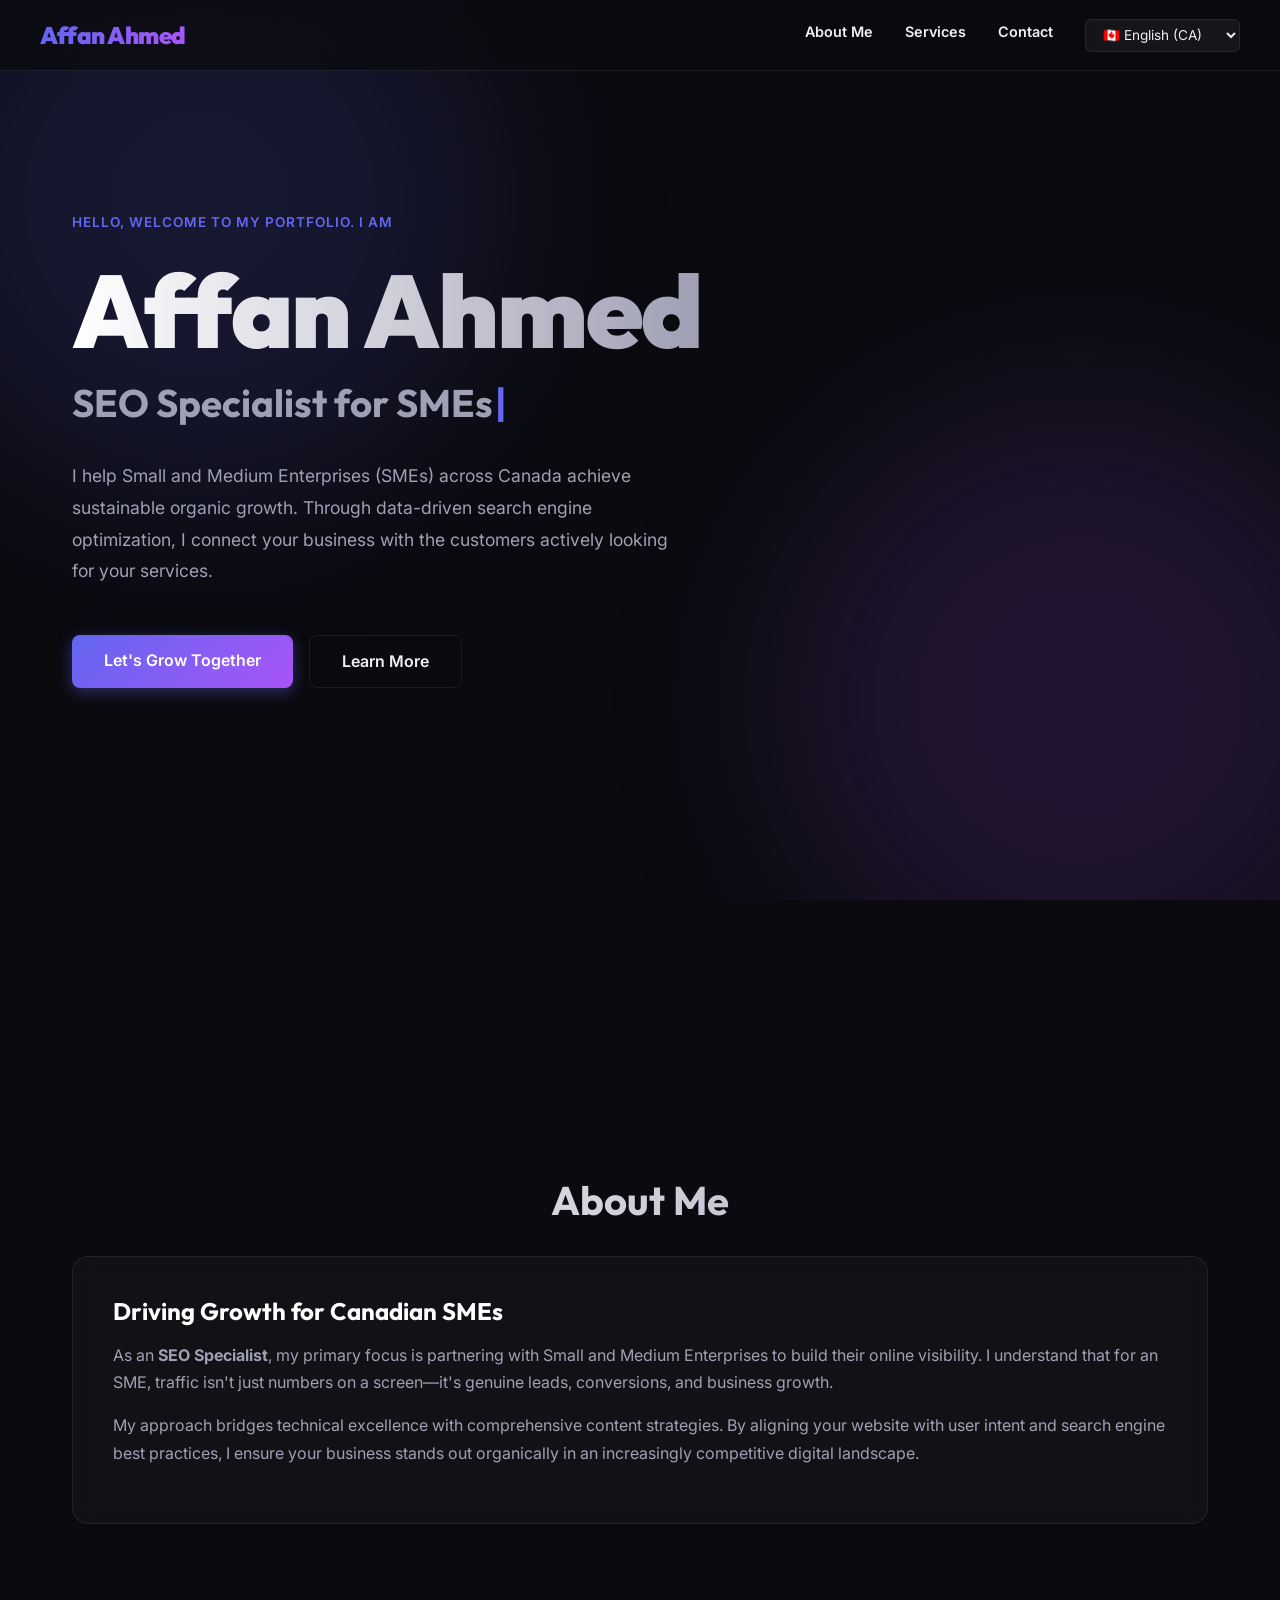
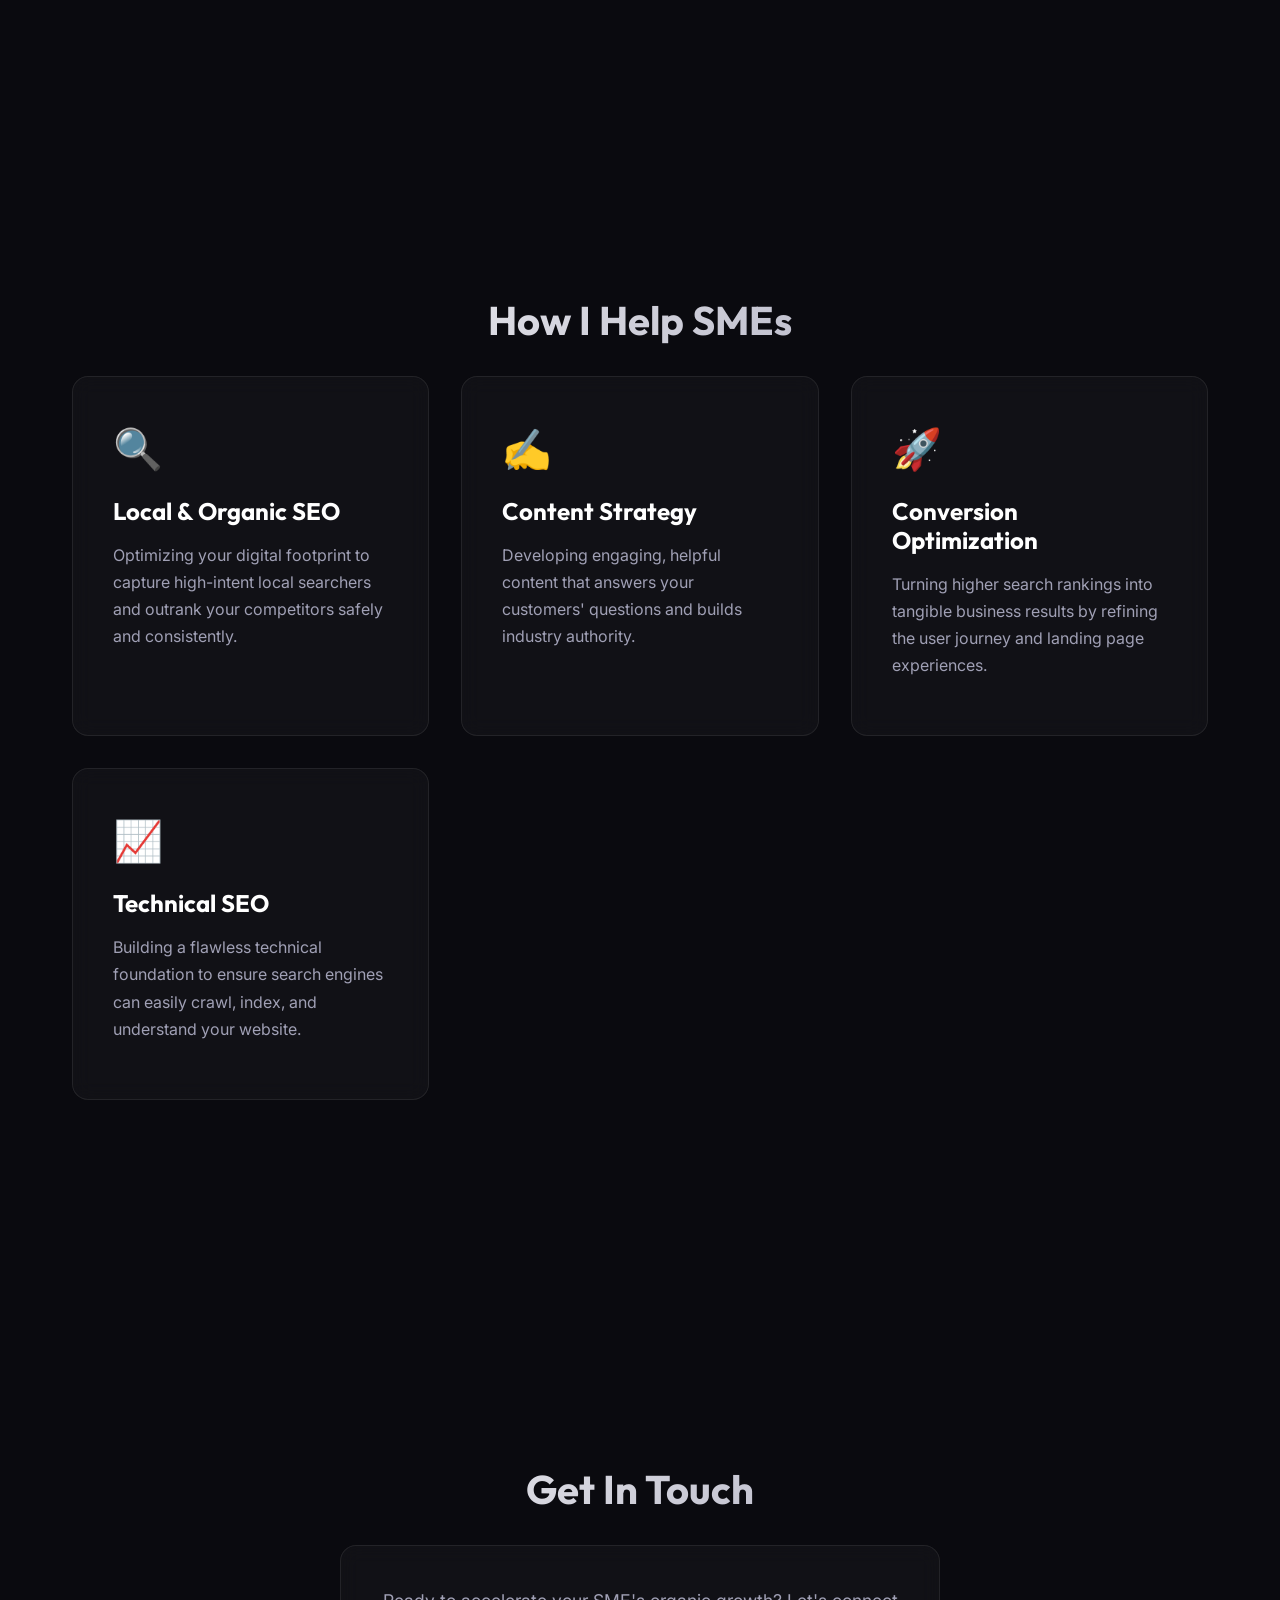
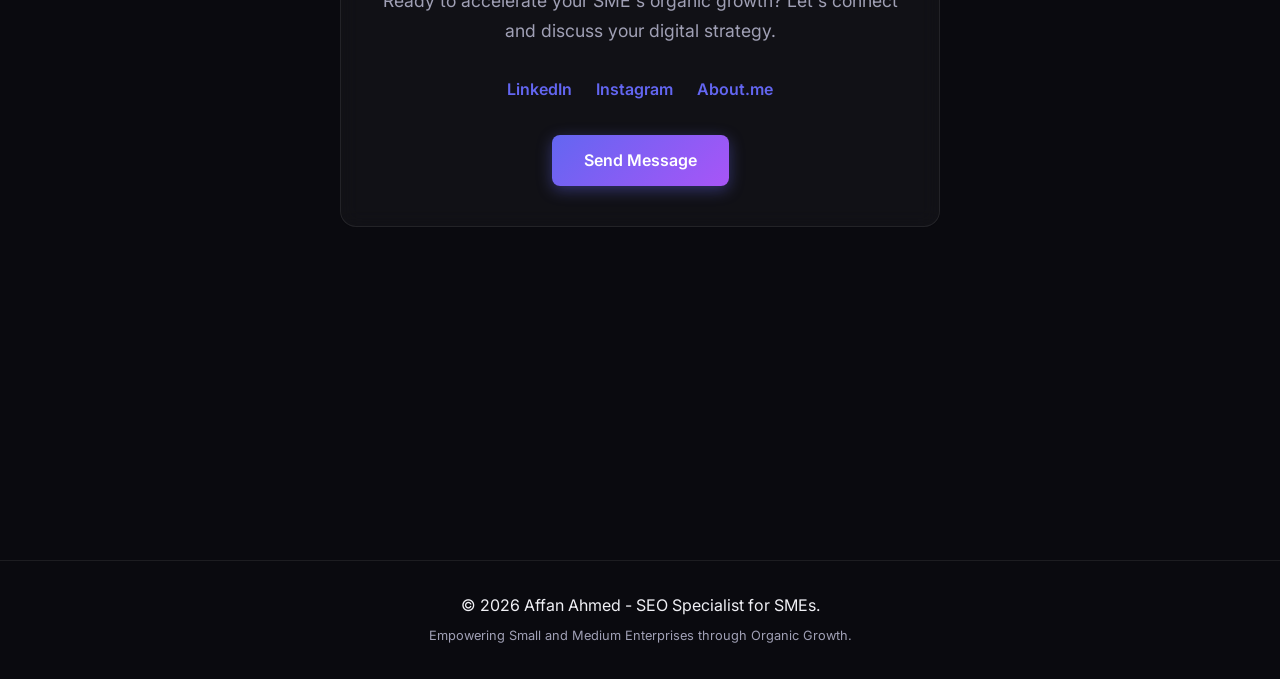
<file: ca/index.html>
<!DOCTYPE html>
<html lang="en-CA" dir="ltr">
<head>
    <meta charset="UTF-8">
    <meta name="viewport" content="width=device-width, initial-scale=1.0">
    <title>Affan Ahmed | SEO Specialist for SMEs in Canada</title>
    
    <meta name="title" content="Affan Ahmed | SEO Specialist for SMEs in Canada">
    <meta name="description" content="Official website of Affan Ahmed, an expert SEO Specialist helping Canadian SMEs achieve sustainable organic growth and dominate search.">
    <meta name="keywords" content="Affan Ahmed, SEO Specialist, SME SEO, Organic Growth, Search Engine Optimization, Digital Marketing">
    <meta name="author" content="Affan">
    <link rel="canonical" href="https://affanshykh.github.io/ca/">

    <meta property="og:type" content="website">
    <meta property="og:url" content="https://affanshykh.github.io/ca/">
    <meta property="og:title" content="Affan Ahmed | SEO Specialist for SMEs in Canada">
    <meta property="og:description" content="Official website of Affan Ahmed, an expert SEO Specialist helping Canadian SMEs achieve sustainable organic growth and dominate search.">
    
    <meta property="twitter:card" content="summary_large_image">
    <meta property="twitter:url" content="https://affanshykh.github.io/ca/">
    <meta property="twitter:title" content="Affan Ahmed | SEO Specialist for SMEs in Canada">
    <meta property="twitter:description" content="Official website of Affan Ahmed, an expert SEO Specialist helping Canadian SMEs achieve sustainable organic growth and dominate search.">

    <link rel="alternate" hreflang="en-US" href="https://affanshykh.github.io/">
    <link rel="alternate" hreflang="en-GB" href="https://affanshykh.github.io/uk/">
    <link rel="alternate" hreflang="en-CA" href="https://affanshykh.github.io/ca/">
    <link rel="alternate" hreflang="en-AU" href="https://affanshykh.github.io/au/">
    <link rel="alternate" hreflang="en-AE" href="https://affanshykh.github.io/ae/">
    <link rel="alternate" hreflang="ar-SA" href="https://affanshykh.github.io/sa/">
    <link rel="alternate" hreflang="ar-QA" href="https://affanshykh.github.io/qa/">
    <link rel="alternate" hreflang="x-default" href="https://affanshykh.github.io/">

    <script type="application/ld+json">
    {
      "@context": "https://schema.org/",
      "@type": "Person",
      "name": "Affan Ahmed",
      "url": "https://affanshykh.github.io/",
      "jobTitle": "SEO Manager",
      "description": "Expert SEO Manager specializing in Knowledge Graph optimization, semantic search, and configuring digital entities for Large Language Models (LLMs).",
      "knowsAbout": [
        "Search Engine Optimization (SEO)",
        "Knowledge Graph Configuration",
        "LLM Optimization",
        "Semantic Web",
        "Technical SEO"
      ],
      "sameAs": [
        "https://github.com/affan",
        "https://www.linkedin.com/in/Affanshykh",
        "https://www.instagram.com/affanshykh",
        "https://about.me/affanshykh"
      ]
    }
    </script>
    <link rel="stylesheet" href="../styles.css">
    <link rel="preconnect" href="https://fonts.googleapis.com">
    <link rel="preconnect" href="https://fonts.gstatic.com" crossorigin>
    <link href="https://fonts.googleapis.com/css2?family=Inter:wght@300;400;600;800&family=Outfit:wght@400;700;900&display=swap" rel="stylesheet">
    <style>
        html[dir="rtl"] { text-align: right; }
        html[dir="rtl"] .nav-links { padding-right: 0; padding-left: 2rem; }
        html[dir="rtl"] .icon { margin-left: 1rem; margin-right: 0; }
    </style>
</head>
<body>
    <div class="background-effects">
        <div class="glow glow-1"></div>
        <div class="glow glow-2"></div>
    </div>
    
    <nav class="glass-nav">
        <div class="nav-content">
            <span class="logo">Affan Ahmed</span>
            <ul class="nav-links">
                <li><a href="#about">About Me</a></li>
                <li><a href="#expertise">Services</a></li>
                <li><a href="#contact">Contact</a></li>
                <li class="lang-selector-container">
                    <select id="lang-selector" class="lang-selector" onchange="window.location.href=this.value">
                        <option value="https://affanshykh.github.io/">🇺🇸 English (US)</option>
                        <option value="https://affanshykh.github.io/uk/">🇬🇧 English (UK)</option>
                        <option value="https://affanshykh.github.io/ca/" selected>🇨🇦 English (CA)</option>
                        <option value="https://affanshykh.github.io/au/">🇦🇺 English (AU)</option>
                        <option value="https://affanshykh.github.io/ae/">🇦🇪 English (UAE)</option>
                        <option value="https://affanshykh.github.io/sa/">🇸🇦 العربية (SA)</option>
                        <option value="https://affanshykh.github.io/qa/">🇶🇦 العربية (QA)</option>
                    </select>
                </li>
            </ul>
        </div>
    </nav>

    <main>
        <section id="hero" class="hero-section">
            <div class="hero-content">
                <p class="greeting">Hello, welcome to my portfolio. I am</p>
                <h1 class="main-title">Affan Ahmed</h1>
                <h2 class="subtitle typing-effect">SEO Specialist for SMEs</h2>
                <p class="hero-description">I help Small and Medium Enterprises (SMEs) across Canada achieve sustainable organic growth. Through data-driven search engine optimization, I connect your business with the customers actively looking for your services.</p>
                <div class="cta-group">
                    <a href="#contact" class="btn btn-primary">Let's Grow Together</a>
                    <a href="#about" class="btn btn-outline">Learn More</a>
                </div>
            </div>
        </section>

        <section id="about" class="about-section slide-up">
            <h2 class="section-title">About Me</h2>
            <div class="glass-card">
                <h3>Driving Growth for Canadian SMEs</h3>
                <p>As an <strong>SEO Specialist</strong>, my primary focus is partnering with Small and Medium Enterprises to build their online visibility. I understand that for an SME, traffic isn't just numbers on a screen—it's genuine leads, conversions, and business growth.</p>
                <p>My approach bridges technical excellence with comprehensive content strategies. By aligning your website with user intent and search engine best practices, I ensure your business stands out organically in an increasingly competitive digital landscape.</p>
            </div>
        </section>

        <section id="expertise" class="expertise-section slide-up">
            <h2 class="section-title">How I Help SMEs</h2>
            <div class="grid-container">
                <div class="glass-card expertise-card">
                    <div class="icon">🔍</div>
                    <h3>Local & Organic SEO</h3>
                    <p>Optimizing your digital footprint to capture high-intent local searchers and outrank your competitors safely and consistently.</p>
                </div>
                <div class="glass-card expertise-card">
                    <div class="icon">✍️</div>
                    <h3>Content Strategy</h3>
                    <p>Developing engaging, helpful content that answers your customers' questions and builds industry authority.</p>
                </div>
                <div class="glass-card expertise-card">
                    <div class="icon">🚀</div>
                    <h3>Conversion Optimization</h3>
                    <p>Turning higher search rankings into tangible business results by refining the user journey and landing page experiences.</p>
                </div>
                <div class="glass-card expertise-card">
                    <div class="icon">📈</div>
                    <h3>Technical SEO</h3>
                    <p>Building a flawless technical foundation to ensure search engines can easily crawl, index, and understand your website.</p>
                </div>
            </div>
        </section>
        
        <section id="contact" class="contact-section slide-up">
            <h2 class="section-title">Get In Touch</h2>
            <div class="glass-card contact-card">
                <p>Ready to accelerate your SME's organic growth? Let's connect and discuss your digital strategy.</p>
                <div class="social-links" style="margin-bottom: 2rem; display: flex; justify-content: center; gap: 1.5rem;">
                    <a href="https://www.linkedin.com/in/Affanshykh" target="_blank" rel="noopener noreferrer" style="color: var(--accent-primary); text-decoration: none; font-weight: 600;">LinkedIn</a>
                    <a href="https://www.instagram.com/affanshykh" target="_blank" rel="noopener noreferrer" style="color: var(--accent-primary); text-decoration: none; font-weight: 600;">Instagram</a>
                    <a href="https://about.me/affanshykh" target="_blank" rel="noopener noreferrer" style="color: var(--accent-primary); text-decoration: none; font-weight: 600;">About.me</a>
                </div>
                <a href="mailto:affanshykh@gmail.com" class="btn btn-primary">Send Message</a>
            </div>
        </section>
    </main>

    <footer>
        <div class="footer-content">
            <p>&copy; <span id="year"></span> Affan Ahmed - SEO Specialist for SMEs.</p>
            <p class="meta-note">Empowering Small and Medium Enterprises through Organic Growth.</p>
        </div>
    </footer>
    <script src="../script.js"></script>
</body>
</html>
</file>
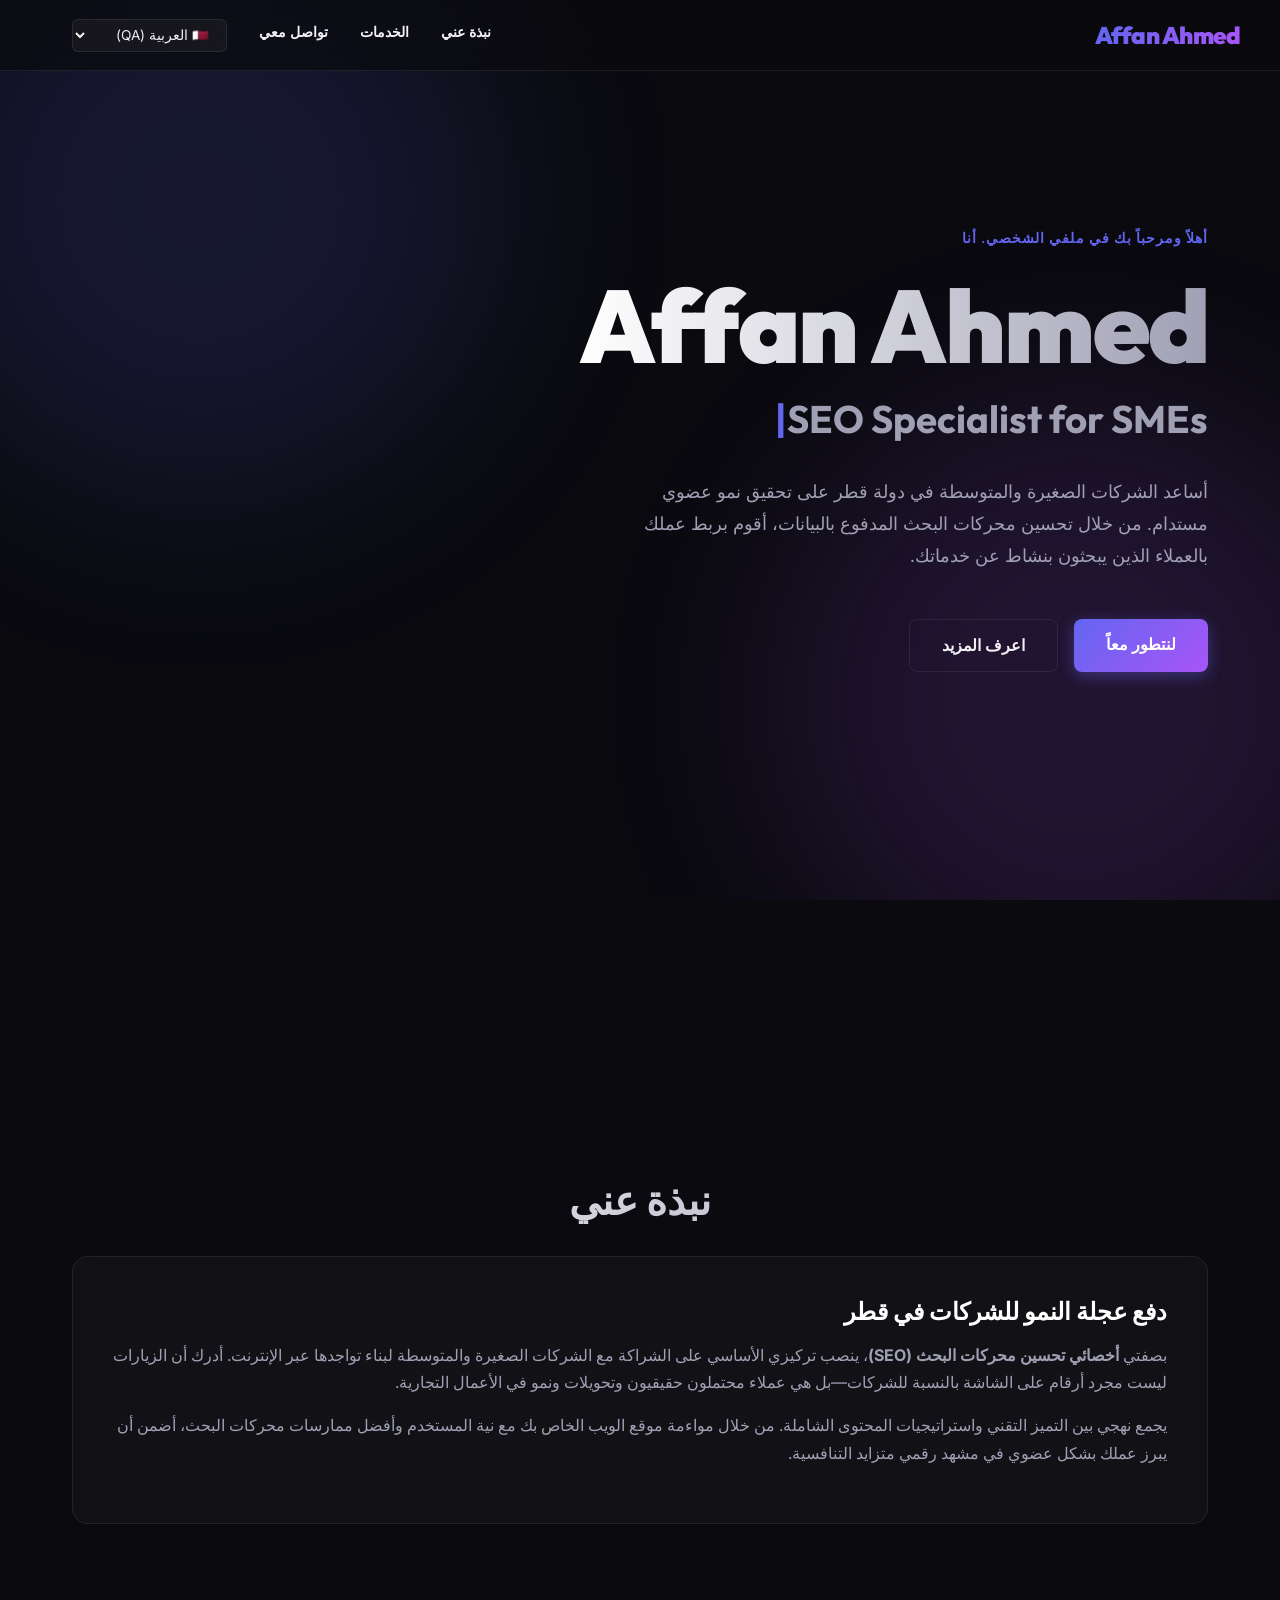
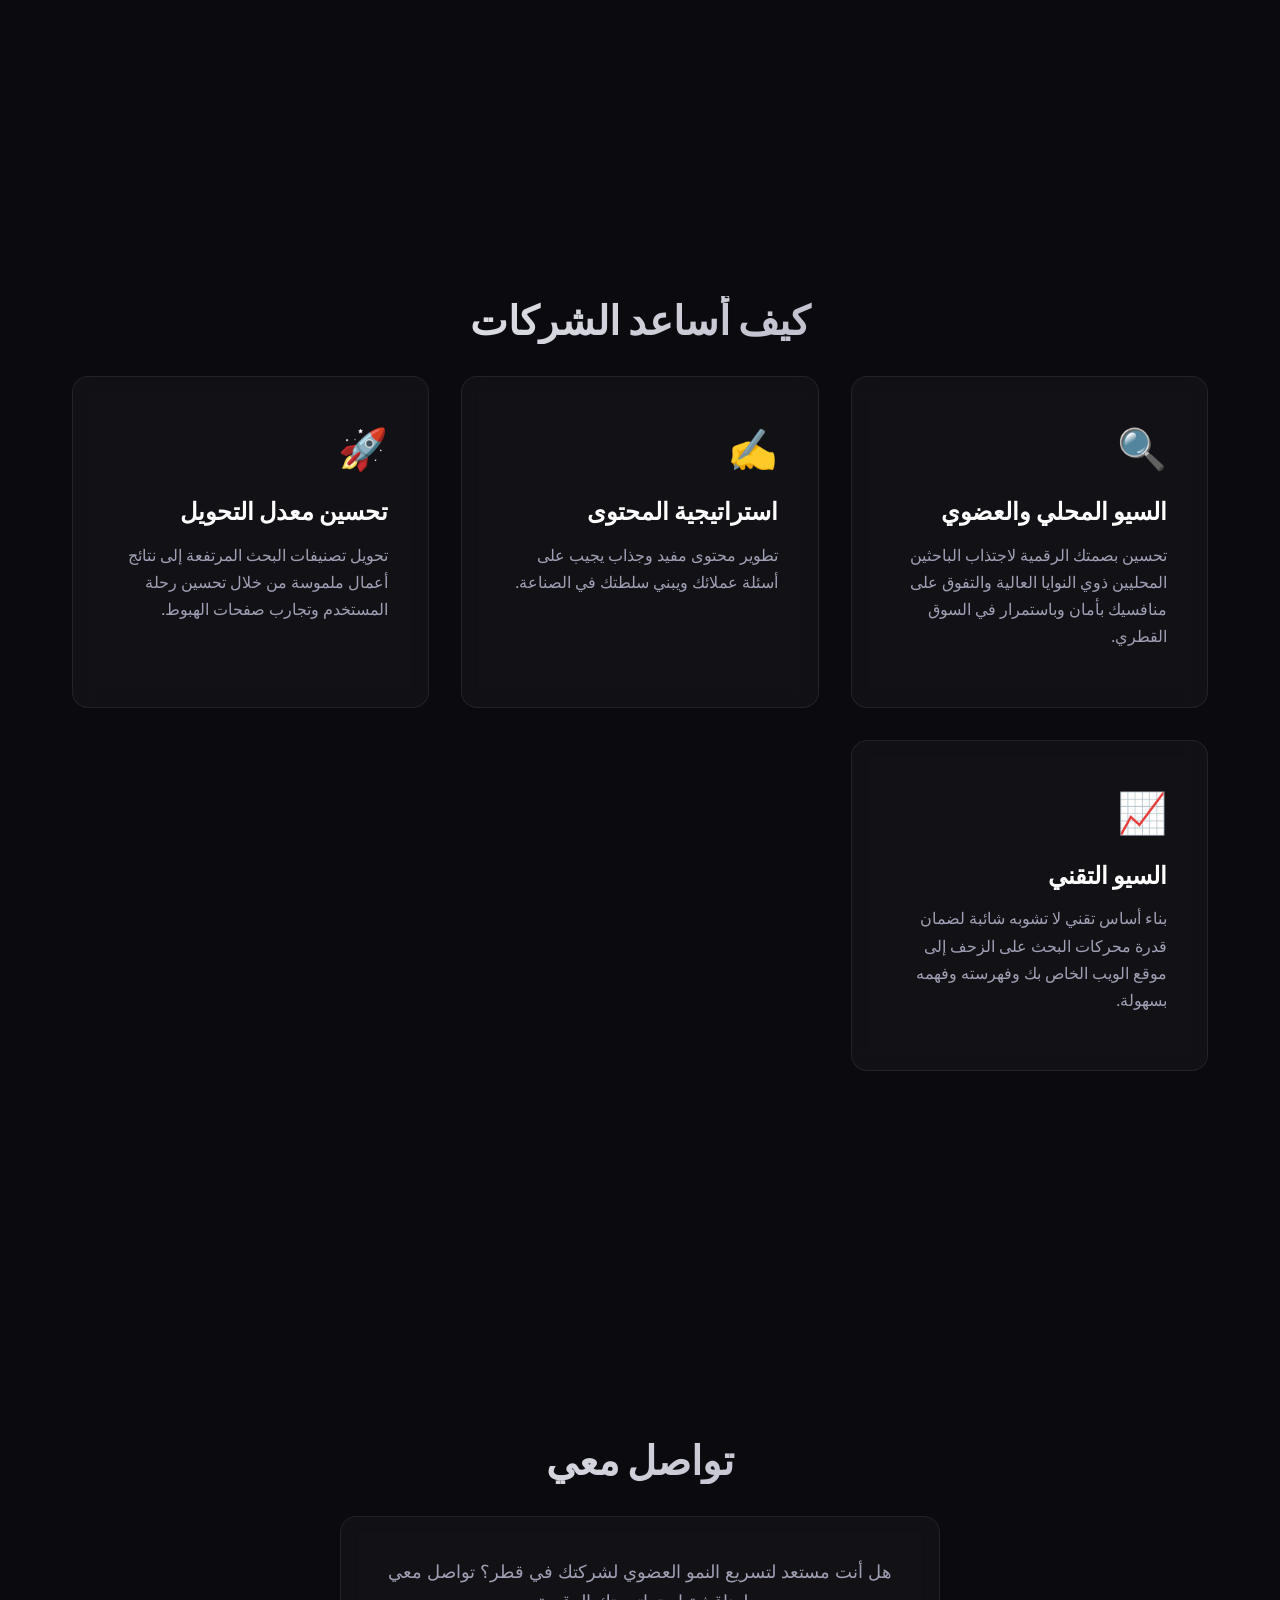
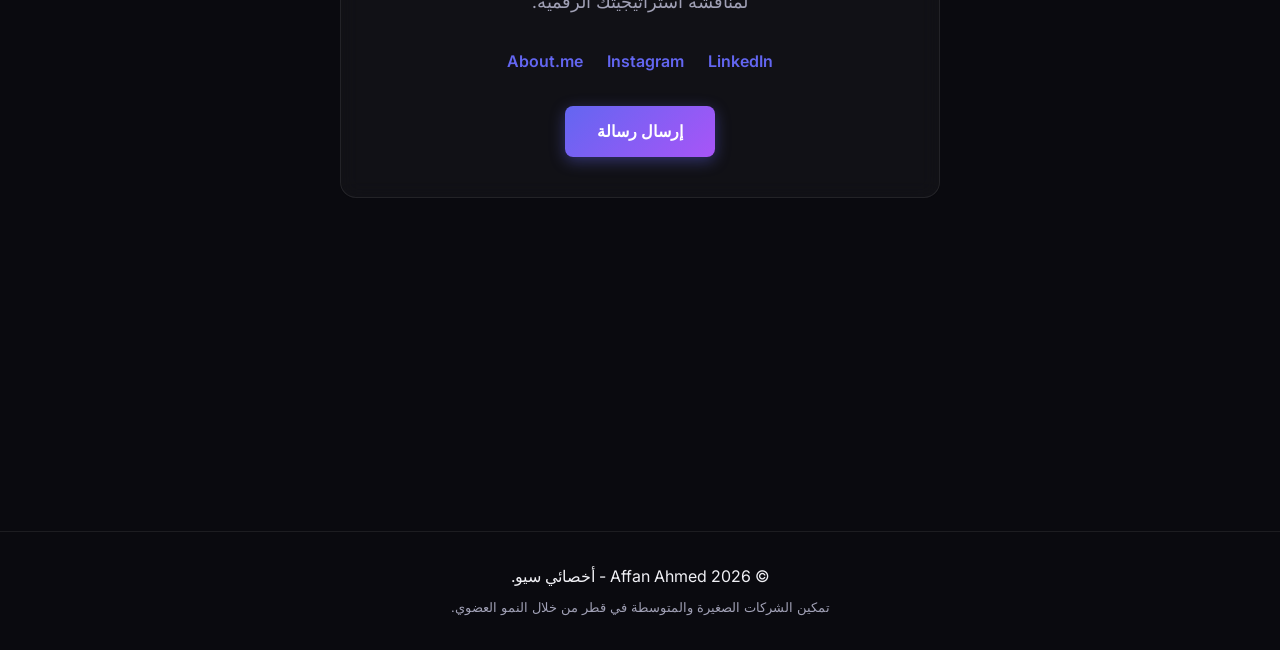
<file: qa/index.html>
<!DOCTYPE html>
<html lang="ar-QA" dir="rtl">
<head>
    <meta charset="UTF-8">
    <meta name="viewport" content="width=device-width, initial-scale=1.0">
    <title>عفان أحمد | أخصائي تحسين محركات البحث للشركات في قطر</title>
    
    <meta name="title" content="عفان أحمد | أخصائي تحسين محركات البحث للشركات في قطر">
    <meta name="description" content="الموقع الرسمي لعفان أحمد، أخصائي تحسين محركات البحث يساعد الشركات في قطر على تحقيق نمو عضوي مستدام.">
    <meta name="keywords" content="Affan Ahmed, SEO Specialist, SME SEO, Organic Growth, Search Engine Optimization, Digital Marketing">
    <meta name="author" content="Affan">
    <link rel="canonical" href="https://affanshykh.github.io/qa/">

    <meta property="og:type" content="website">
    <meta property="og:url" content="https://affanshykh.github.io/qa/">
    <meta property="og:title" content="عفان أحمد | أخصائي تحسين محركات البحث للشركات في قطر">
    <meta property="og:description" content="الموقع الرسمي لعفان أحمد، أخصائي تحسين محركات البحث يساعد الشركات في قطر على تحقيق نمو عضوي مستدام.">
    
    <meta property="twitter:card" content="summary_large_image">
    <meta property="twitter:url" content="https://affanshykh.github.io/qa/">
    <meta property="twitter:title" content="عفان أحمد | أخصائي تحسين محركات البحث للشركات في قطر">
    <meta property="twitter:description" content="الموقع الرسمي لعفان أحمد، أخصائي تحسين محركات البحث يساعد الشركات في قطر على تحقيق نمو عضوي مستدام.">

    <link rel="alternate" hreflang="en-US" href="https://affanshykh.github.io/">
    <link rel="alternate" hreflang="en-GB" href="https://affanshykh.github.io/uk/">
    <link rel="alternate" hreflang="en-CA" href="https://affanshykh.github.io/ca/">
    <link rel="alternate" hreflang="en-AU" href="https://affanshykh.github.io/au/">
    <link rel="alternate" hreflang="en-AE" href="https://affanshykh.github.io/ae/">
    <link rel="alternate" hreflang="ar-SA" href="https://affanshykh.github.io/sa/">
    <link rel="alternate" hreflang="ar-QA" href="https://affanshykh.github.io/qa/">
    <link rel="alternate" hreflang="x-default" href="https://affanshykh.github.io/">

    <script type="application/ld+json">
    {
      "@context": "https://schema.org/",
      "@type": "Person",
      "name": "Affan Ahmed",
      "url": "https://affanshykh.github.io/",
      "jobTitle": "SEO Manager",
      "description": "Expert SEO Manager specializing in Knowledge Graph optimization, semantic search, and configuring digital entities for Large Language Models (LLMs).",
      "knowsAbout": [
        "Search Engine Optimization (SEO)",
        "Knowledge Graph Configuration",
        "LLM Optimization",
        "Semantic Web",
        "Technical SEO"
      ],
      "sameAs": [
        "https://github.com/affan",
        "https://www.linkedin.com/in/Affanshykh",
        "https://www.instagram.com/affanshykh",
        "https://about.me/affanshykh"
      ]
    }
    </script>
    <link rel="stylesheet" href="../styles.css">
    <link rel="preconnect" href="https://fonts.googleapis.com">
    <link rel="preconnect" href="https://fonts.gstatic.com" crossorigin>
    <link href="https://fonts.googleapis.com/css2?family=Inter:wght@300;400;600;800&family=Outfit:wght@400;700;900&display=swap" rel="stylesheet">
    <style>
        html[dir="rtl"] { text-align: right; }
        html[dir="rtl"] .nav-links { padding-right: 0; padding-left: 2rem; }
        html[dir="rtl"] .icon { margin-left: 1rem; margin-right: 0; }
    </style>
</head>
<body>
    <div class="background-effects">
        <div class="glow glow-1"></div>
        <div class="glow glow-2"></div>
    </div>
    
    <nav class="glass-nav">
        <div class="nav-content">
            <span class="logo">Affan Ahmed</span>
            <ul class="nav-links">
                <li><a href="#about">نبذة عني</a></li>
                <li><a href="#expertise">الخدمات</a></li>
                <li><a href="#contact">تواصل معي</a></li>
                <li class="lang-selector-container">
                    <select id="lang-selector" class="lang-selector" onchange="window.location.href=this.value">
                        <option value="https://affanshykh.github.io/">🇺🇸 English (US)</option>
                        <option value="https://affanshykh.github.io/uk/">🇬🇧 English (UK)</option>
                        <option value="https://affanshykh.github.io/ca/">🇨🇦 English (CA)</option>
                        <option value="https://affanshykh.github.io/au/">🇦🇺 English (AU)</option>
                        <option value="https://affanshykh.github.io/ae/">🇦🇪 English (UAE)</option>
                        <option value="https://affanshykh.github.io/sa/">🇸🇦 العربية (SA)</option>
                        <option value="https://affanshykh.github.io/qa/" selected>🇶🇦 العربية (QA)</option>
                    </select>
                </li>
            </ul>
        </div>
    </nav>

    <main>
        <section id="hero" class="hero-section">
            <div class="hero-content">
                <p class="greeting">أهلاً ومرحباً بك في ملفي الشخصي. أنا</p>
                <h1 class="main-title">Affan Ahmed</h1>
                <h2 class="subtitle typing-effect">أخصائي سيو</h2>
                <p class="hero-description">أساعد الشركات الصغيرة والمتوسطة في دولة قطر على تحقيق نمو عضوي مستدام. من خلال تحسين محركات البحث المدفوع بالبيانات، أقوم بربط عملك بالعملاء الذين يبحثون بنشاط عن خدماتك.</p>
                <div class="cta-group">
                    <a href="#contact" class="btn btn-primary">لنتطور معاً</a>
                    <a href="#about" class="btn btn-outline">اعرف المزيد</a>
                </div>
            </div>
        </section>

        <section id="about" class="about-section slide-up">
            <h2 class="section-title">نبذة عني</h2>
            <div class="glass-card">
                <h3>دفع عجلة النمو للشركات في قطر</h3>
                <p>بصفتي <strong>أخصائي تحسين محركات البحث (SEO)</strong>، ينصب تركيزي الأساسي على الشراكة مع الشركات الصغيرة والمتوسطة لبناء تواجدها عبر الإنترنت. أدرك أن الزيارات ليست مجرد أرقام على الشاشة بالنسبة للشركات—بل هي عملاء محتملون حقيقيون وتحويلات ونمو في الأعمال التجارية.</p>
                <p>يجمع نهجي بين التميز التقني واستراتيجيات المحتوى الشاملة. من خلال مواءمة موقع الويب الخاص بك مع نية المستخدم وأفضل ممارسات محركات البحث، أضمن أن يبرز عملك بشكل عضوي في مشهد رقمي متزايد التنافسية.</p>
            </div>
        </section>

        <section id="expertise" class="expertise-section slide-up">
            <h2 class="section-title">كيف أساعد الشركات</h2>
            <div class="grid-container">
                <div class="glass-card expertise-card">
                    <div class="icon">🔍</div>
                    <h3>السيو المحلي والعضوي</h3>
                    <p>تحسين بصمتك الرقمية لاجتذاب الباحثين المحليين ذوي النوايا العالية والتفوق على منافسيك بأمان وباستمرار في السوق القطري.</p>
                </div>
                <div class="glass-card expertise-card">
                    <div class="icon">✍️</div>
                    <h3>استراتيجية المحتوى</h3>
                    <p>تطوير محتوى مفيد وجذاب يجيب على أسئلة عملائك ويبني سلطتك في الصناعة.</p>
                </div>
                <div class="glass-card expertise-card">
                    <div class="icon">🚀</div>
                    <h3>تحسين معدل التحويل</h3>
                    <p>تحويل تصنيفات البحث المرتفعة إلى نتائج أعمال ملموسة من خلال تحسين رحلة المستخدم وتجارب صفحات الهبوط.</p>
                </div>
                <div class="glass-card expertise-card">
                    <div class="icon">📈</div>
                    <h3>السيو التقني</h3>
                    <p>بناء أساس تقني لا تشوبه شائبة لضمان قدرة محركات البحث على الزحف إلى موقع الويب الخاص بك وفهرسته وفهمه بسهولة.</p>
                </div>
            </div>
        </section>
        
        <section id="contact" class="contact-section slide-up">
            <h2 class="section-title">تواصل معي</h2>
            <div class="glass-card contact-card">
                <p>هل أنت مستعد لتسريع النمو العضوي لشركتك في قطر؟ تواصل معي لمناقشة استراتيجيتك الرقمية.</p>
                <div class="social-links" style="margin-bottom: 2rem; display: flex; justify-content: center; gap: 1.5rem;">
                    <a href="https://www.linkedin.com/in/Affanshykh" target="_blank" rel="noopener noreferrer" style="color: var(--accent-primary); text-decoration: none; font-weight: 600;">LinkedIn</a>
                    <a href="https://www.instagram.com/affanshykh" target="_blank" rel="noopener noreferrer" style="color: var(--accent-primary); text-decoration: none; font-weight: 600;">Instagram</a>
                    <a href="https://about.me/affanshykh" target="_blank" rel="noopener noreferrer" style="color: var(--accent-primary); text-decoration: none; font-weight: 600;">About.me</a>
                </div>
                <a href="mailto:affanshykh@gmail.com" class="btn btn-primary">إرسال رسالة</a>
            </div>
        </section>
    </main>

    <footer>
        <div class="footer-content">
            <p>&copy; <span id="year"></span> Affan Ahmed - أخصائي سيو.</p>
            <p class="meta-note">تمكين الشركات الصغيرة والمتوسطة في قطر من خلال النمو العضوي.</p>
        </div>
    </footer>
    <script src="../script.js"></script>
</body>
</html>
</file>
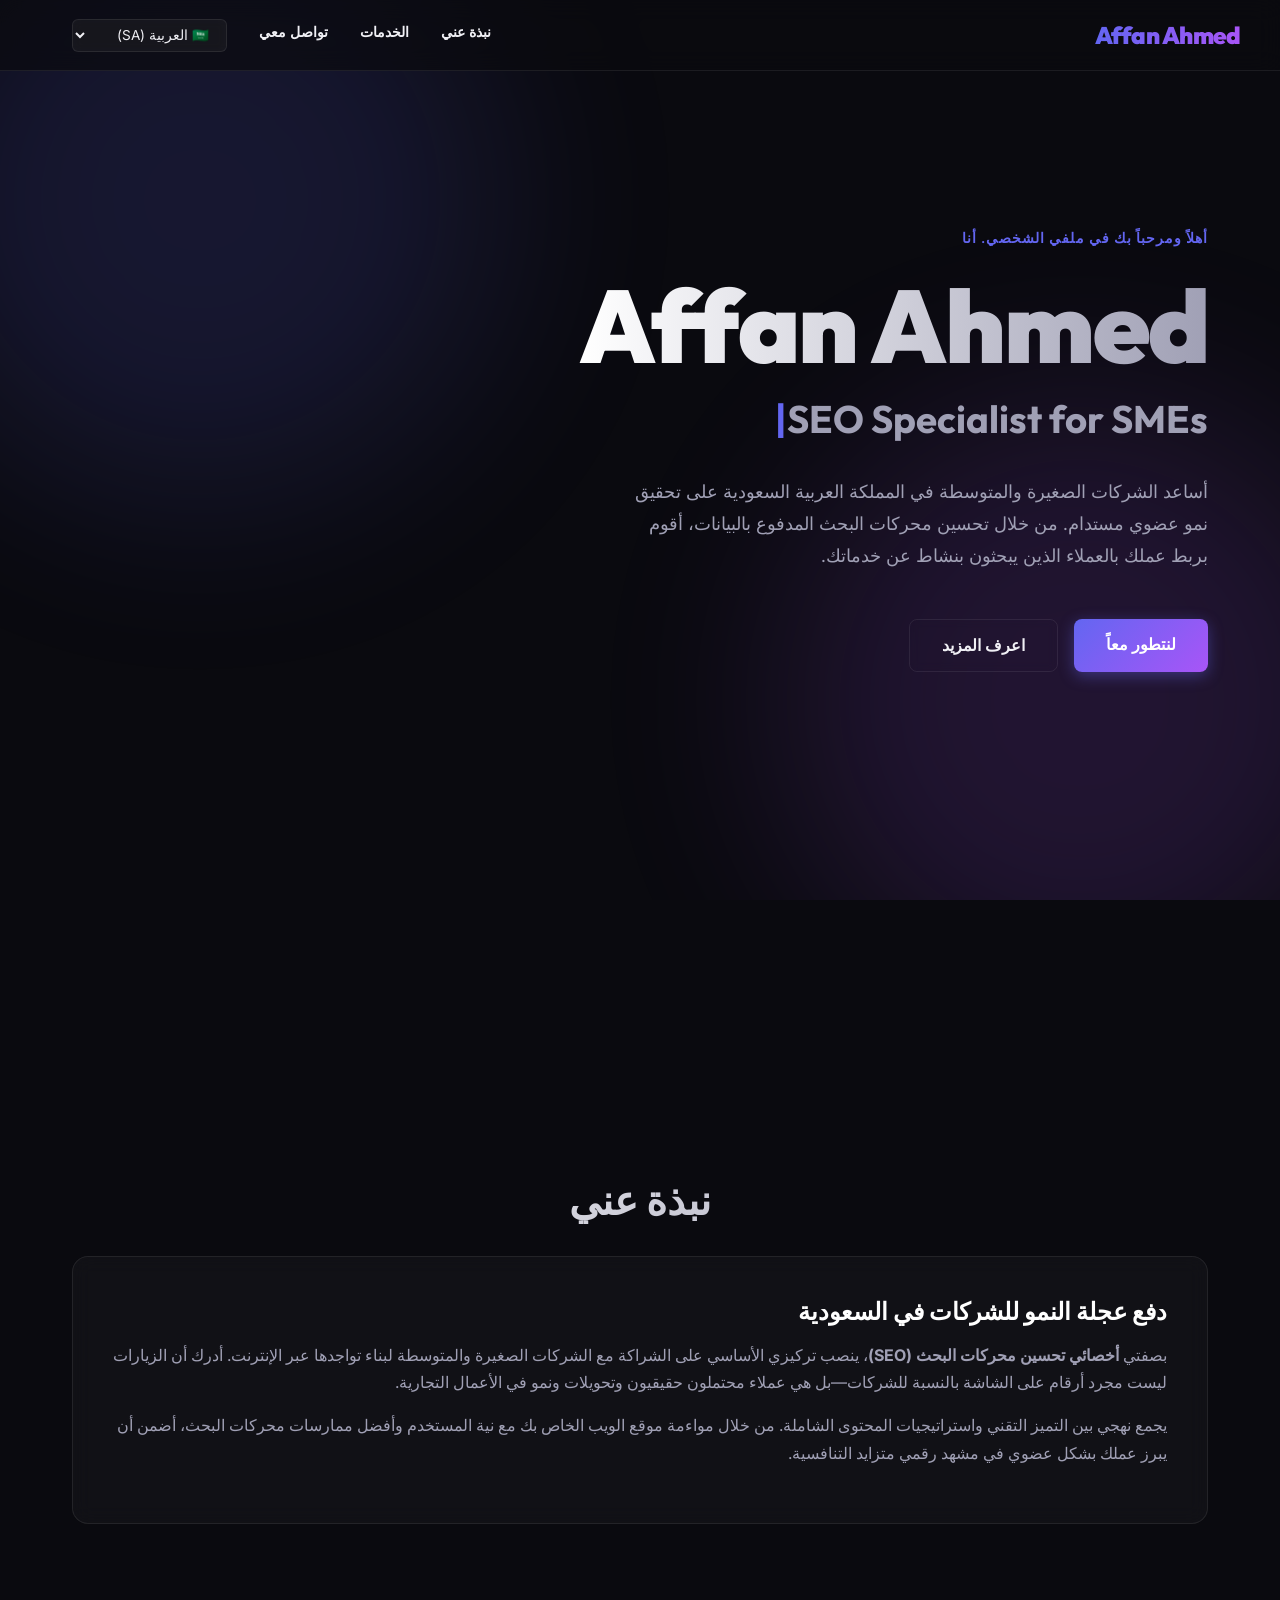
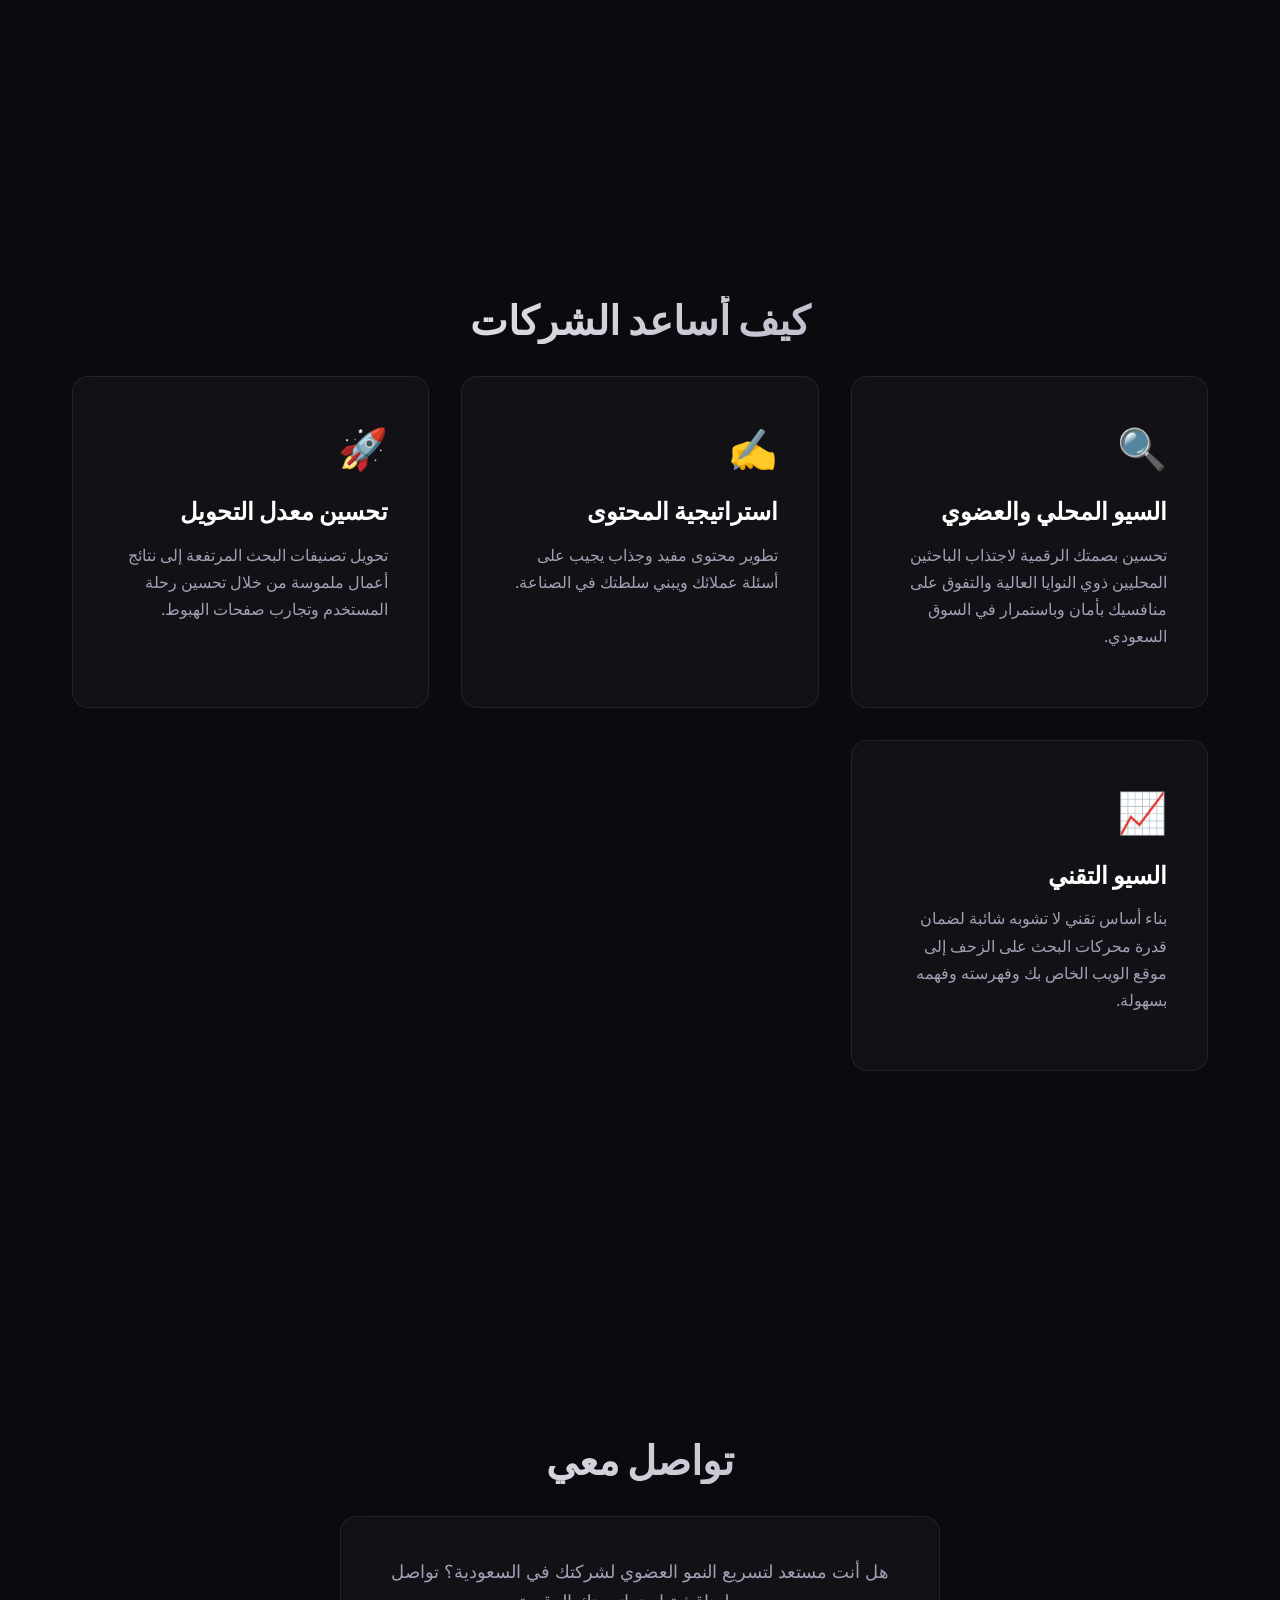
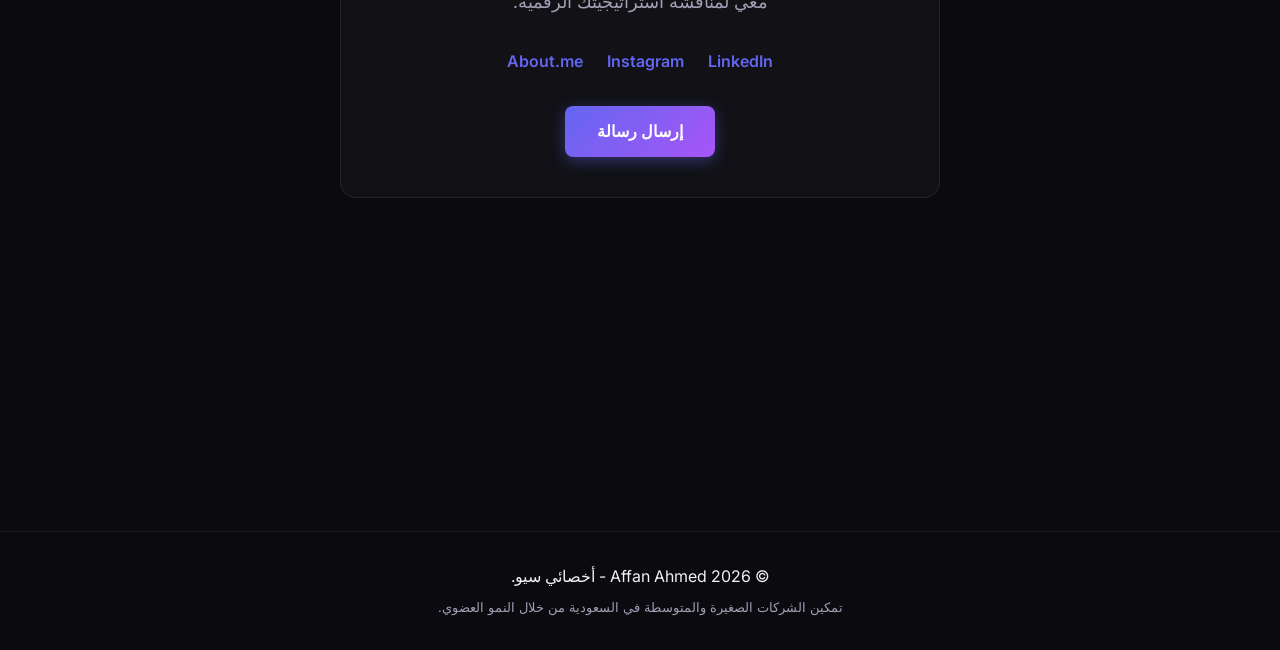
<file: sa/index.html>
<!DOCTYPE html>
<html lang="ar-SA" dir="rtl">
<head>
    <meta charset="UTF-8">
    <meta name="viewport" content="width=device-width, initial-scale=1.0">
    <title>عفان أحمد | أخصائي تحسين محركات البحث للشركات الصغيرة والمتوسطة في السعودية</title>
    
    <meta name="title" content="عفان أحمد | أخصائي تحسين محركات البحث للشركات الصغيرة والمتوسطة في السعودية">
    <meta name="description" content="الموقع الرسمي لعفان أحمد، أخصائي تحسين محركات البحث خبير يساعد الشركات في السعودية على تحقيق نمو عضوي مستدام وتصدر نتائج البحث.">
    <meta name="keywords" content="Affan Ahmed, SEO Specialist, SME SEO, Organic Growth, Search Engine Optimization, Digital Marketing">
    <meta name="author" content="Affan">
    <link rel="canonical" href="https://affanshykh.github.io/sa/">

    <meta property="og:type" content="website">
    <meta property="og:url" content="https://affanshykh.github.io/sa/">
    <meta property="og:title" content="عفان أحمد | أخصائي تحسين محركات البحث للشركات الصغيرة والمتوسطة في السعودية">
    <meta property="og:description" content="الموقع الرسمي لعفان أحمد، أخصائي تحسين محركات البحث خبير يساعد الشركات في السعودية على تحقيق نمو عضوي مستدام وتصدر نتائج البحث.">
    
    <meta property="twitter:card" content="summary_large_image">
    <meta property="twitter:url" content="https://affanshykh.github.io/sa/">
    <meta property="twitter:title" content="عفان أحمد | أخصائي تحسين محركات البحث للشركات الصغيرة والمتوسطة في السعودية">
    <meta property="twitter:description" content="الموقع الرسمي لعفان أحمد، أخصائي تحسين محركات البحث خبير يساعد الشركات في السعودية على تحقيق نمو عضوي مستدام وتصدر نتائج البحث.">

    <link rel="alternate" hreflang="en-US" href="https://affanshykh.github.io/">
    <link rel="alternate" hreflang="en-GB" href="https://affanshykh.github.io/uk/">
    <link rel="alternate" hreflang="en-CA" href="https://affanshykh.github.io/ca/">
    <link rel="alternate" hreflang="en-AU" href="https://affanshykh.github.io/au/">
    <link rel="alternate" hreflang="en-AE" href="https://affanshykh.github.io/ae/">
    <link rel="alternate" hreflang="ar-SA" href="https://affanshykh.github.io/sa/">
    <link rel="alternate" hreflang="ar-QA" href="https://affanshykh.github.io/qa/">
    <link rel="alternate" hreflang="x-default" href="https://affanshykh.github.io/">

    <script type="application/ld+json">
    {
      "@context": "https://schema.org/",
      "@type": "Person",
      "name": "Affan Ahmed",
      "url": "https://affanshykh.github.io/",
      "jobTitle": "SEO Manager",
      "description": "Expert SEO Manager specializing in Knowledge Graph optimization, semantic search, and configuring digital entities for Large Language Models (LLMs).",
      "knowsAbout": [
        "Search Engine Optimization (SEO)",
        "Knowledge Graph Configuration",
        "LLM Optimization",
        "Semantic Web",
        "Technical SEO"
      ],
      "sameAs": [
        "https://github.com/affan",
        "https://www.linkedin.com/in/Affanshykh",
        "https://www.instagram.com/affanshykh",
        "https://about.me/affanshykh"
      ]
    }
    </script>
    <link rel="stylesheet" href="../styles.css">
    <link rel="preconnect" href="https://fonts.googleapis.com">
    <link rel="preconnect" href="https://fonts.gstatic.com" crossorigin>
    <link href="https://fonts.googleapis.com/css2?family=Inter:wght@300;400;600;800&family=Outfit:wght@400;700;900&display=swap" rel="stylesheet">
    <style>
        html[dir="rtl"] { text-align: right; }
        html[dir="rtl"] .nav-links { padding-right: 0; padding-left: 2rem; }
        html[dir="rtl"] .icon { margin-left: 1rem; margin-right: 0; }
    </style>
</head>
<body>
    <div class="background-effects">
        <div class="glow glow-1"></div>
        <div class="glow glow-2"></div>
    </div>
    
    <nav class="glass-nav">
        <div class="nav-content">
            <span class="logo">Affan Ahmed</span>
            <ul class="nav-links">
                <li><a href="#about">نبذة عني</a></li>
                <li><a href="#expertise">الخدمات</a></li>
                <li><a href="#contact">تواصل معي</a></li>
                <li class="lang-selector-container">
                    <select id="lang-selector" class="lang-selector" onchange="window.location.href=this.value">
                        <option value="https://affanshykh.github.io/">🇺🇸 English (US)</option>
                        <option value="https://affanshykh.github.io/uk/">🇬🇧 English (UK)</option>
                        <option value="https://affanshykh.github.io/ca/">🇨🇦 English (CA)</option>
                        <option value="https://affanshykh.github.io/au/">🇦🇺 English (AU)</option>
                        <option value="https://affanshykh.github.io/ae/">🇦🇪 English (UAE)</option>
                        <option value="https://affanshykh.github.io/sa/" selected>🇸🇦 العربية (SA)</option>
                        <option value="https://affanshykh.github.io/qa/">🇶🇦 العربية (QA)</option>
                    </select>
                </li>
            </ul>
        </div>
    </nav>

    <main>
        <section id="hero" class="hero-section">
            <div class="hero-content">
                <p class="greeting">أهلاً ومرحباً بك في ملفي الشخصي. أنا</p>
                <h1 class="main-title">Affan Ahmed</h1>
                <h2 class="subtitle typing-effect">أخصائي سيو</h2>
                <p class="hero-description">أساعد الشركات الصغيرة والمتوسطة في المملكة العربية السعودية على تحقيق نمو عضوي مستدام. من خلال تحسين محركات البحث المدفوع بالبيانات، أقوم بربط عملك بالعملاء الذين يبحثون بنشاط عن خدماتك.</p>
                <div class="cta-group">
                    <a href="#contact" class="btn btn-primary">لنتطور معاً</a>
                    <a href="#about" class="btn btn-outline">اعرف المزيد</a>
                </div>
            </div>
        </section>

        <section id="about" class="about-section slide-up">
            <h2 class="section-title">نبذة عني</h2>
            <div class="glass-card">
                <h3>دفع عجلة النمو للشركات في السعودية</h3>
                <p>بصفتي <strong>أخصائي تحسين محركات البحث (SEO)</strong>، ينصب تركيزي الأساسي على الشراكة مع الشركات الصغيرة والمتوسطة لبناء تواجدها عبر الإنترنت. أدرك أن الزيارات ليست مجرد أرقام على الشاشة بالنسبة للشركات—بل هي عملاء محتملون حقيقيون وتحويلات ونمو في الأعمال التجارية.</p>
                <p>يجمع نهجي بين التميز التقني واستراتيجيات المحتوى الشاملة. من خلال مواءمة موقع الويب الخاص بك مع نية المستخدم وأفضل ممارسات محركات البحث، أضمن أن يبرز عملك بشكل عضوي في مشهد رقمي متزايد التنافسية.</p>
            </div>
        </section>

        <section id="expertise" class="expertise-section slide-up">
            <h2 class="section-title">كيف أساعد الشركات</h2>
            <div class="grid-container">
                <div class="glass-card expertise-card">
                    <div class="icon">🔍</div>
                    <h3>السيو المحلي والعضوي</h3>
                    <p>تحسين بصمتك الرقمية لاجتذاب الباحثين المحليين ذوي النوايا العالية والتفوق على منافسيك بأمان وباستمرار في السوق السعودي.</p>
                </div>
                <div class="glass-card expertise-card">
                    <div class="icon">✍️</div>
                    <h3>استراتيجية المحتوى</h3>
                    <p>تطوير محتوى مفيد وجذاب يجيب على أسئلة عملائك ويبني سلطتك في الصناعة.</p>
                </div>
                <div class="glass-card expertise-card">
                    <div class="icon">🚀</div>
                    <h3>تحسين معدل التحويل</h3>
                    <p>تحويل تصنيفات البحث المرتفعة إلى نتائج أعمال ملموسة من خلال تحسين رحلة المستخدم وتجارب صفحات الهبوط.</p>
                </div>
                <div class="glass-card expertise-card">
                    <div class="icon">📈</div>
                    <h3>السيو التقني</h3>
                    <p>بناء أساس تقني لا تشوبه شائبة لضمان قدرة محركات البحث على الزحف إلى موقع الويب الخاص بك وفهرسته وفهمه بسهولة.</p>
                </div>
            </div>
        </section>
        
        <section id="contact" class="contact-section slide-up">
            <h2 class="section-title">تواصل معي</h2>
            <div class="glass-card contact-card">
                <p>هل أنت مستعد لتسريع النمو العضوي لشركتك في السعودية؟ تواصل معي لمناقشة استراتيجيتك الرقمية.</p>
                <div class="social-links" style="margin-bottom: 2rem; display: flex; justify-content: center; gap: 1.5rem;">
                    <a href="https://www.linkedin.com/in/Affanshykh" target="_blank" rel="noopener noreferrer" style="color: var(--accent-primary); text-decoration: none; font-weight: 600;">LinkedIn</a>
                    <a href="https://www.instagram.com/affanshykh" target="_blank" rel="noopener noreferrer" style="color: var(--accent-primary); text-decoration: none; font-weight: 600;">Instagram</a>
                    <a href="https://about.me/affanshykh" target="_blank" rel="noopener noreferrer" style="color: var(--accent-primary); text-decoration: none; font-weight: 600;">About.me</a>
                </div>
                <a href="mailto:affanshykh@gmail.com" class="btn btn-primary">إرسال رسالة</a>
            </div>
        </section>
    </main>

    <footer>
        <div class="footer-content">
            <p>&copy; <span id="year"></span> Affan Ahmed - أخصائي سيو.</p>
            <p class="meta-note">تمكين الشركات الصغيرة والمتوسطة في السعودية من خلال النمو العضوي.</p>
        </div>
    </footer>
    <script src="../script.js"></script>
</body>
</html>
</file>
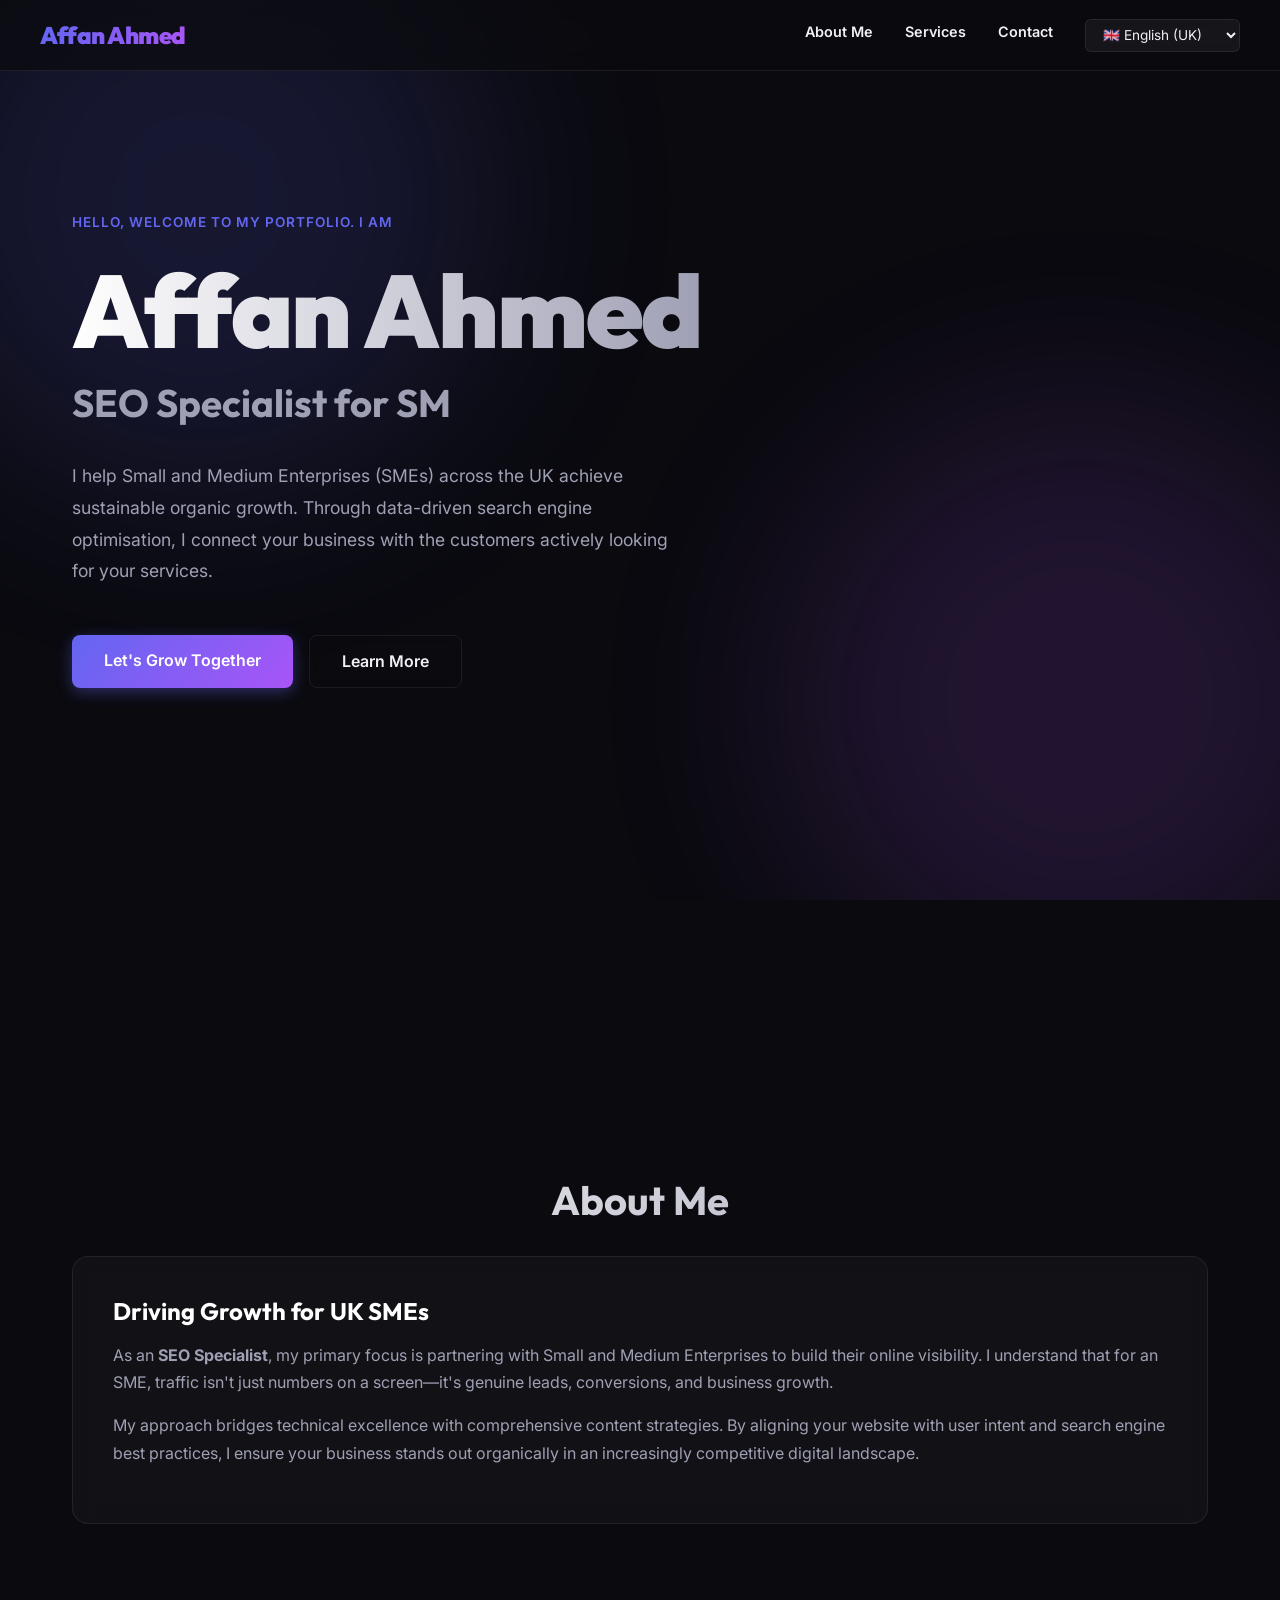
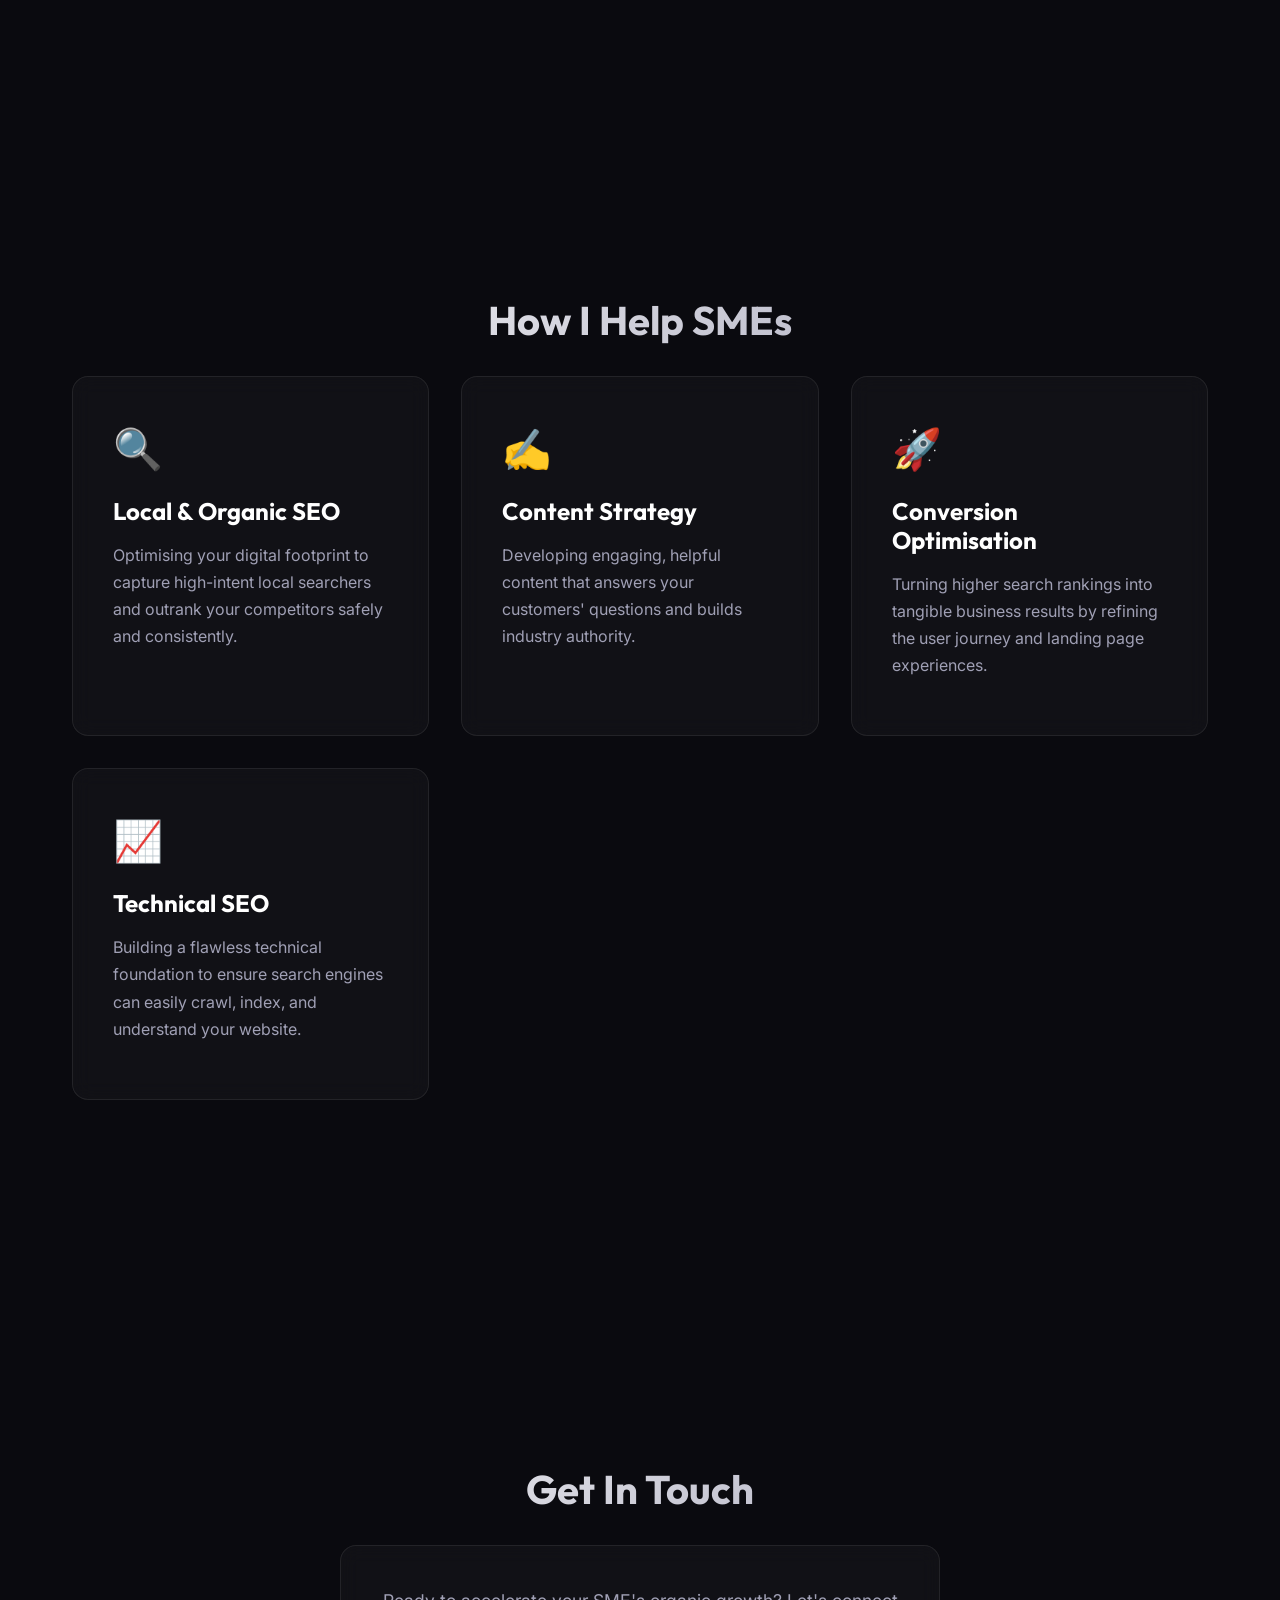
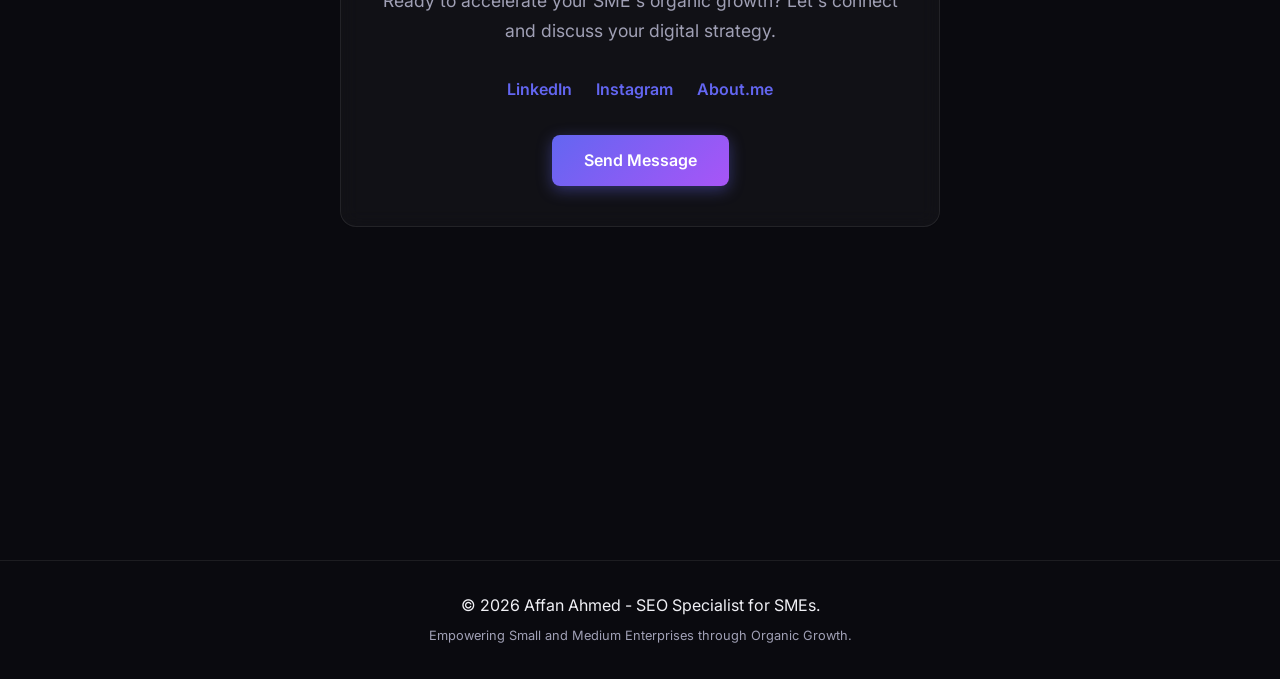
<file: uk/index.html>
<!DOCTYPE html>
<html lang="en-GB" dir="ltr">
<head>
    <meta charset="UTF-8">
    <meta name="viewport" content="width=device-width, initial-scale=1.0">
    <title>Affan Ahmed | SEO Specialist for SMEs in the UK</title>
    
    <meta name="title" content="Affan Ahmed | SEO Specialist for SMEs in the UK">
    <meta name="description" content="Official website of Affan Ahmed, an expert SEO Specialist helping UK SMEs achieve sustainable organic growth and dominate search.">
    <meta name="keywords" content="Affan Ahmed, SEO Specialist, SME SEO, Organic Growth, Search Engine Optimization, Digital Marketing">
    <meta name="author" content="Affan">
    <link rel="canonical" href="https://affanshykh.github.io/uk/">

    <meta property="og:type" content="website">
    <meta property="og:url" content="https://affanshykh.github.io/uk/">
    <meta property="og:title" content="Affan Ahmed | SEO Specialist for SMEs in the UK">
    <meta property="og:description" content="Official website of Affan Ahmed, an expert SEO Specialist helping UK SMEs achieve sustainable organic growth and dominate search.">
    
    <meta property="twitter:card" content="summary_large_image">
    <meta property="twitter:url" content="https://affanshykh.github.io/uk/">
    <meta property="twitter:title" content="Affan Ahmed | SEO Specialist for SMEs in the UK">
    <meta property="twitter:description" content="Official website of Affan Ahmed, an expert SEO Specialist helping UK SMEs achieve sustainable organic growth and dominate search.">

    <link rel="alternate" hreflang="en-US" href="https://affanshykh.github.io/">
    <link rel="alternate" hreflang="en-GB" href="https://affanshykh.github.io/uk/">
    <link rel="alternate" hreflang="en-CA" href="https://affanshykh.github.io/ca/">
    <link rel="alternate" hreflang="en-AU" href="https://affanshykh.github.io/au/">
    <link rel="alternate" hreflang="en-AE" href="https://affanshykh.github.io/ae/">
    <link rel="alternate" hreflang="ar-SA" href="https://affanshykh.github.io/sa/">
    <link rel="alternate" hreflang="ar-QA" href="https://affanshykh.github.io/qa/">
    <link rel="alternate" hreflang="x-default" href="https://affanshykh.github.io/">

    <script type="application/ld+json">
    {
      "@context": "https://schema.org/",
      "@type": "Person",
      "name": "Affan Ahmed",
      "url": "https://affanshykh.github.io/",
      "jobTitle": "SEO Manager",
      "description": "Expert SEO Manager specializing in Knowledge Graph optimization, semantic search, and configuring digital entities for Large Language Models (LLMs).",
      "knowsAbout": [
        "Search Engine Optimization (SEO)",
        "Knowledge Graph Configuration",
        "LLM Optimization",
        "Semantic Web",
        "Technical SEO"
      ],
      "sameAs": [
        "https://github.com/affan",
        "https://www.linkedin.com/in/Affanshykh",
        "https://www.instagram.com/affanshykh",
        "https://about.me/affanshykh"
      ]
    }
    </script>
    <link rel="stylesheet" href="../styles.css">
    <link rel="preconnect" href="https://fonts.googleapis.com">
    <link rel="preconnect" href="https://fonts.gstatic.com" crossorigin>
    <link href="https://fonts.googleapis.com/css2?family=Inter:wght@300;400;600;800&family=Outfit:wght@400;700;900&display=swap" rel="stylesheet">
    <style>
        html[dir="rtl"] { text-align: right; }
        html[dir="rtl"] .nav-links { padding-right: 0; padding-left: 2rem; }
        html[dir="rtl"] .icon { margin-left: 1rem; margin-right: 0; }
    </style>
</head>
<body>
    <div class="background-effects">
        <div class="glow glow-1"></div>
        <div class="glow glow-2"></div>
    </div>
    
    <nav class="glass-nav">
        <div class="nav-content">
            <span class="logo">Affan Ahmed</span>
            <ul class="nav-links">
                <li><a href="#about">About Me</a></li>
                <li><a href="#expertise">Services</a></li>
                <li><a href="#contact">Contact</a></li>
                <li class="lang-selector-container">
                    <select id="lang-selector" class="lang-selector" onchange="window.location.href=this.value">
                        <option value="https://affanshykh.github.io/">🇺🇸 English (US)</option>
                        <option value="https://affanshykh.github.io/uk/" selected>🇬🇧 English (UK)</option>
                        <option value="https://affanshykh.github.io/ca/">🇨🇦 English (CA)</option>
                        <option value="https://affanshykh.github.io/au/">🇦🇺 English (AU)</option>
                        <option value="https://affanshykh.github.io/ae/">🇦🇪 English (UAE)</option>
                        <option value="https://affanshykh.github.io/sa/">🇸🇦 العربية (SA)</option>
                        <option value="https://affanshykh.github.io/qa/">🇶🇦 العربية (QA)</option>
                    </select>
                </li>
            </ul>
        </div>
    </nav>

    <main>
        <section id="hero" class="hero-section">
            <div class="hero-content">
                <p class="greeting">Hello, welcome to my portfolio. I am</p>
                <h1 class="main-title">Affan Ahmed</h1>
                <h2 class="subtitle typing-effect">SEO Specialist for SMEs</h2>
                <p class="hero-description">I help Small and Medium Enterprises (SMEs) across the UK achieve sustainable organic growth. Through data-driven search engine optimisation, I connect your business with the customers actively looking for your services.</p>
                <div class="cta-group">
                    <a href="#contact" class="btn btn-primary">Let's Grow Together</a>
                    <a href="#about" class="btn btn-outline">Learn More</a>
                </div>
            </div>
        </section>

        <section id="about" class="about-section slide-up">
            <h2 class="section-title">About Me</h2>
            <div class="glass-card">
                <h3>Driving Growth for UK SMEs</h3>
                <p>As an <strong>SEO Specialist</strong>, my primary focus is partnering with Small and Medium Enterprises to build their online visibility. I understand that for an SME, traffic isn't just numbers on a screen—it's genuine leads, conversions, and business growth.</p>
                <p>My approach bridges technical excellence with comprehensive content strategies. By aligning your website with user intent and search engine best practices, I ensure your business stands out organically in an increasingly competitive digital landscape.</p>
            </div>
        </section>

        <section id="expertise" class="expertise-section slide-up">
            <h2 class="section-title">How I Help SMEs</h2>
            <div class="grid-container">
                <div class="glass-card expertise-card">
                    <div class="icon">🔍</div>
                    <h3>Local & Organic SEO</h3>
                    <p>Optimising your digital footprint to capture high-intent local searchers and outrank your competitors safely and consistently.</p>
                </div>
                <div class="glass-card expertise-card">
                    <div class="icon">✍️</div>
                    <h3>Content Strategy</h3>
                    <p>Developing engaging, helpful content that answers your customers' questions and builds industry authority.</p>
                </div>
                <div class="glass-card expertise-card">
                    <div class="icon">🚀</div>
                    <h3>Conversion Optimisation</h3>
                    <p>Turning higher search rankings into tangible business results by refining the user journey and landing page experiences.</p>
                </div>
                <div class="glass-card expertise-card">
                    <div class="icon">📈</div>
                    <h3>Technical SEO</h3>
                    <p>Building a flawless technical foundation to ensure search engines can easily crawl, index, and understand your website.</p>
                </div>
            </div>
        </section>
        
        <section id="contact" class="contact-section slide-up">
            <h2 class="section-title">Get In Touch</h2>
            <div class="glass-card contact-card">
                <p>Ready to accelerate your SME's organic growth? Let's connect and discuss your digital strategy.</p>
                <div class="social-links" style="margin-bottom: 2rem; display: flex; justify-content: center; gap: 1.5rem;">
                    <a href="https://www.linkedin.com/in/Affanshykh" target="_blank" rel="noopener noreferrer" style="color: var(--accent-primary); text-decoration: none; font-weight: 600;">LinkedIn</a>
                    <a href="https://www.instagram.com/affanshykh" target="_blank" rel="noopener noreferrer" style="color: var(--accent-primary); text-decoration: none; font-weight: 600;">Instagram</a>
                    <a href="https://about.me/affanshykh" target="_blank" rel="noopener noreferrer" style="color: var(--accent-primary); text-decoration: none; font-weight: 600;">About.me</a>
                </div>
                <a href="mailto:affanshykh@gmail.com" class="btn btn-primary">Send Message</a>
            </div>
        </section>
    </main>

    <footer>
        <div class="footer-content">
            <p>&copy; <span id="year"></span> Affan Ahmed - SEO Specialist for SMEs.</p>
            <p class="meta-note">Empowering Small and Medium Enterprises through Organic Growth.</p>
        </div>
    </footer>
    <script src="../script.js"></script>
</body>
</html>
</file>
<file: styles.css>
:root {
    --bg-dark: #0a0a0f;
    --text-main: #f0f0f5;
    --text-muted: #a0a0b5;
    --accent-primary: #6366f1;
    --accent-secondary: #a855f7;
    --glass-bg: rgba(255, 255, 255, 0.03);
    --glass-border: rgba(255, 255, 255, 0.08);
    --font-sans: 'Inter', sans-serif;
    --font-heading: 'Outfit', sans-serif;
}

* {
    box-sizing: border-box;
    margin: 0;
    padding: 0;
}

body {
    background-color: var(--bg-dark);
    color: var(--text-main);
    font-family: var(--font-sans);
    line-height: 1.6;
    overflow-x: hidden;
    position: relative;
    scroll-behavior: smooth;
}

/* Background Effects */
.background-effects {
    position: fixed;
    top: 0;
    left: 0;
    width: 100vw;
    height: 100vh;
    z-index: -1;
    overflow: hidden;
    pointer-events: none;
}

.glow {
    position: absolute;
    width: 600px;
    height: 600px;
    border-radius: 50%;
    filter: blur(100px);
    opacity: 0.15;
    animation: float 20s infinite alternate ease-in-out;
}

.glow-1 {
    top: -100px;
    left: -100px;
    background: var(--accent-primary);
}

.glow-2 {
    bottom: -100px;
    right: -100px;
    background: var(--accent-secondary);
    animation-delay: -5s;
}

@keyframes float {
    0% { transform: translate(0, 0) scale(1); }
    100% { transform: translate(50px, 50px) scale(1.2); }
}

/* Typography */
h1, h2, h3 {
    font-family: var(--font-heading);
    font-weight: 700;
    line-height: 1.2;
}

.section-title {
    font-size: 2.5rem;
    margin-bottom: 2rem;
    text-align: center;
    background: linear-gradient(135deg, #fff, var(--text-muted));
    -webkit-background-clip: text;
    -webkit-text-fill-color: transparent;
}

/* Glassmorphism Navigation */
.glass-nav {
    position: fixed;
    top: 0;
    width: 100%;
    z-index: 1000;
    background: rgba(10, 10, 15, 0.7);
    backdrop-filter: blur(12px);
    border-bottom: 1px solid var(--glass-border);
    padding: 1rem 2rem;
}

.nav-content {
    max-width: 1200px;
    margin: 0 auto;
    display: flex;
    justify-content: space-between;
    align-items: center;
}

.logo {
    font-family: var(--font-heading);
    font-weight: 900;
    font-size: 1.5rem;
    letter-spacing: -0.5px;
    background: linear-gradient(to right, var(--accent-primary), var(--accent-secondary));
    -webkit-background-clip: text;
    -webkit-text-fill-color: transparent;
}

.nav-links {
    display: flex;
    gap: 2rem;
    list-style: none;
}

.nav-links a {
    color: var(--text-main);
    text-decoration: none;
    font-size: 0.9rem;
    font-weight: 600;
    transition: color 0.3s ease;
}

.nav-links a:hover {
    color: var(--accent-secondary);
}

/* Layout */
main {
    max-width: 1200px;
    margin: 0 auto;
    padding: 0 2rem;
}

section {
    min-height: 100vh;
    display: flex;
    flex-direction: column;
    justify-content: center;
    padding: 6rem 0;
}

/* Hero Section */
.hero-section {
    align-items: flex-start;
}

.greeting {
    color: var(--accent-primary);
    font-weight: 600;
    margin-bottom: 1rem;
    letter-spacing: 1px;
    text-transform: uppercase;
    font-size: 0.85rem;
}

.main-title {
    font-size: clamp(4rem, 8vw, 7rem);
    font-weight: 900;
    letter-spacing: -2px;
    margin-bottom: 0.5rem;
    background: linear-gradient(to right, #fff, var(--text-muted));
    -webkit-background-clip: text;
    -webkit-text-fill-color: transparent;
}

.subtitle {
    font-size: clamp(1.5rem, 3vw, 2.5rem);
    color: var(--text-muted);
    margin-bottom: 2rem;
    min-height: 48px;
}

.hero-description {
    max-width: 600px;
    font-size: 1.1rem;
    color: var(--text-muted);
    margin-bottom: 3rem;
    line-height: 1.8;
}

/* Buttons */
.cta-group {
    display: flex;
    gap: 1rem;
}

.btn {
    padding: 0.8rem 2rem;
    border-radius: 8px;
    font-weight: 600;
    text-decoration: none;
    transition: all 0.3s ease;
    cursor: pointer;
    display: inline-block;
}

.btn-primary {
    background: linear-gradient(135deg, var(--accent-primary), var(--accent-secondary));
    color: white;
    border: none;
    box-shadow: 0 4px 15px rgba(99, 102, 241, 0.4);
}

.btn-primary:hover {
    transform: translateY(-2px);
    box-shadow: 0 6px 20px rgba(99, 102, 241, 0.6);
}

.btn-outline {
    background: transparent;
    color: var(--text-main);
    border: 1px solid var(--glass-border);
    backdrop-filter: blur(5px);
}

.btn-outline:hover {
    background: var(--glass-bg);
    border-color: var(--text-muted);
}

/* Glass Cards */
.glass-card {
    background: var(--glass-bg);
    border: 1px solid var(--glass-border);
    border-radius: 16px;
    padding: 2.5rem;
    backdrop-filter: blur(10px);
    transition: transform 0.3s ease, border-color 0.3s ease;
}

.glass-card:hover {
    transform: translateY(-5px);
    border-color: rgba(255, 255, 255, 0.2);
}

.glass-card h3 {
    font-size: 1.5rem;
    margin-bottom: 1rem;
    color: #fff;
}

.glass-card p {
    color: var(--text-muted);
    margin-bottom: 1rem;
    line-height: 1.7;
}

/* Grid Layout */
.grid-container {
    display: grid;
    grid-template-columns: repeat(auto-fit, minmax(280px, 1fr));
    gap: 2rem;
}

.expertise-card .icon {
    font-size: 2.5rem;
    margin-bottom: 1rem;
}

/* Contact */
.contact-card {
    text-align: center;
    max-width: 600px;
    margin: 0 auto;
}

.contact-card p {
    margin-bottom: 2rem;
    font-size: 1.1rem;
}

/* Footer */
footer {
    text-align: center;
    padding: 2rem;
    border-top: 1px solid var(--glass-border);
    margin-top: 4rem;
}

.meta-note {
    font-size: 0.8rem;
    color: var(--text-muted);
    margin-top: 0.5rem;
}

/* Animations Utils */
.slide-up {
    opacity: 0;
    transform: translateY(30px);
    transition: all 0.8s cubic-bezier(0.16, 1, 0.3, 1);
}

.slide-up.visible {
    opacity: 1;
    transform: translateY(0);
}

@media (max-width: 768px) {
    .nav-links {
        display: none;
    }
    
    .cta-group {
        flex-direction: column;
    }
    
    section {
        padding: 4rem 0;
    }
}

/* Language Selector */
.lang-selector-container {
    display: flex;
    align-items: center;
}

.lang-selector {
    background: rgba(255, 255, 255, 0.05);
    color: var(--text-main);
    border: 1px solid var(--glass-border);
    padding: 0.4rem 0.8rem;
    border-radius: 6px;
    font-family: var(--font-sans);
    font-size: 0.85rem;
    cursor: pointer;
    backdrop-filter: blur(5px);
    outline: none;
    transition: all 0.3s ease;
}

.lang-selector:hover {
    border-color: rgba(255, 255, 255, 0.2);
    background: rgba(255, 255, 255, 0.1);
}

.lang-selector option {
    background-color: var(--bg-dark);
    color: var(--text-main);
}
</file>
